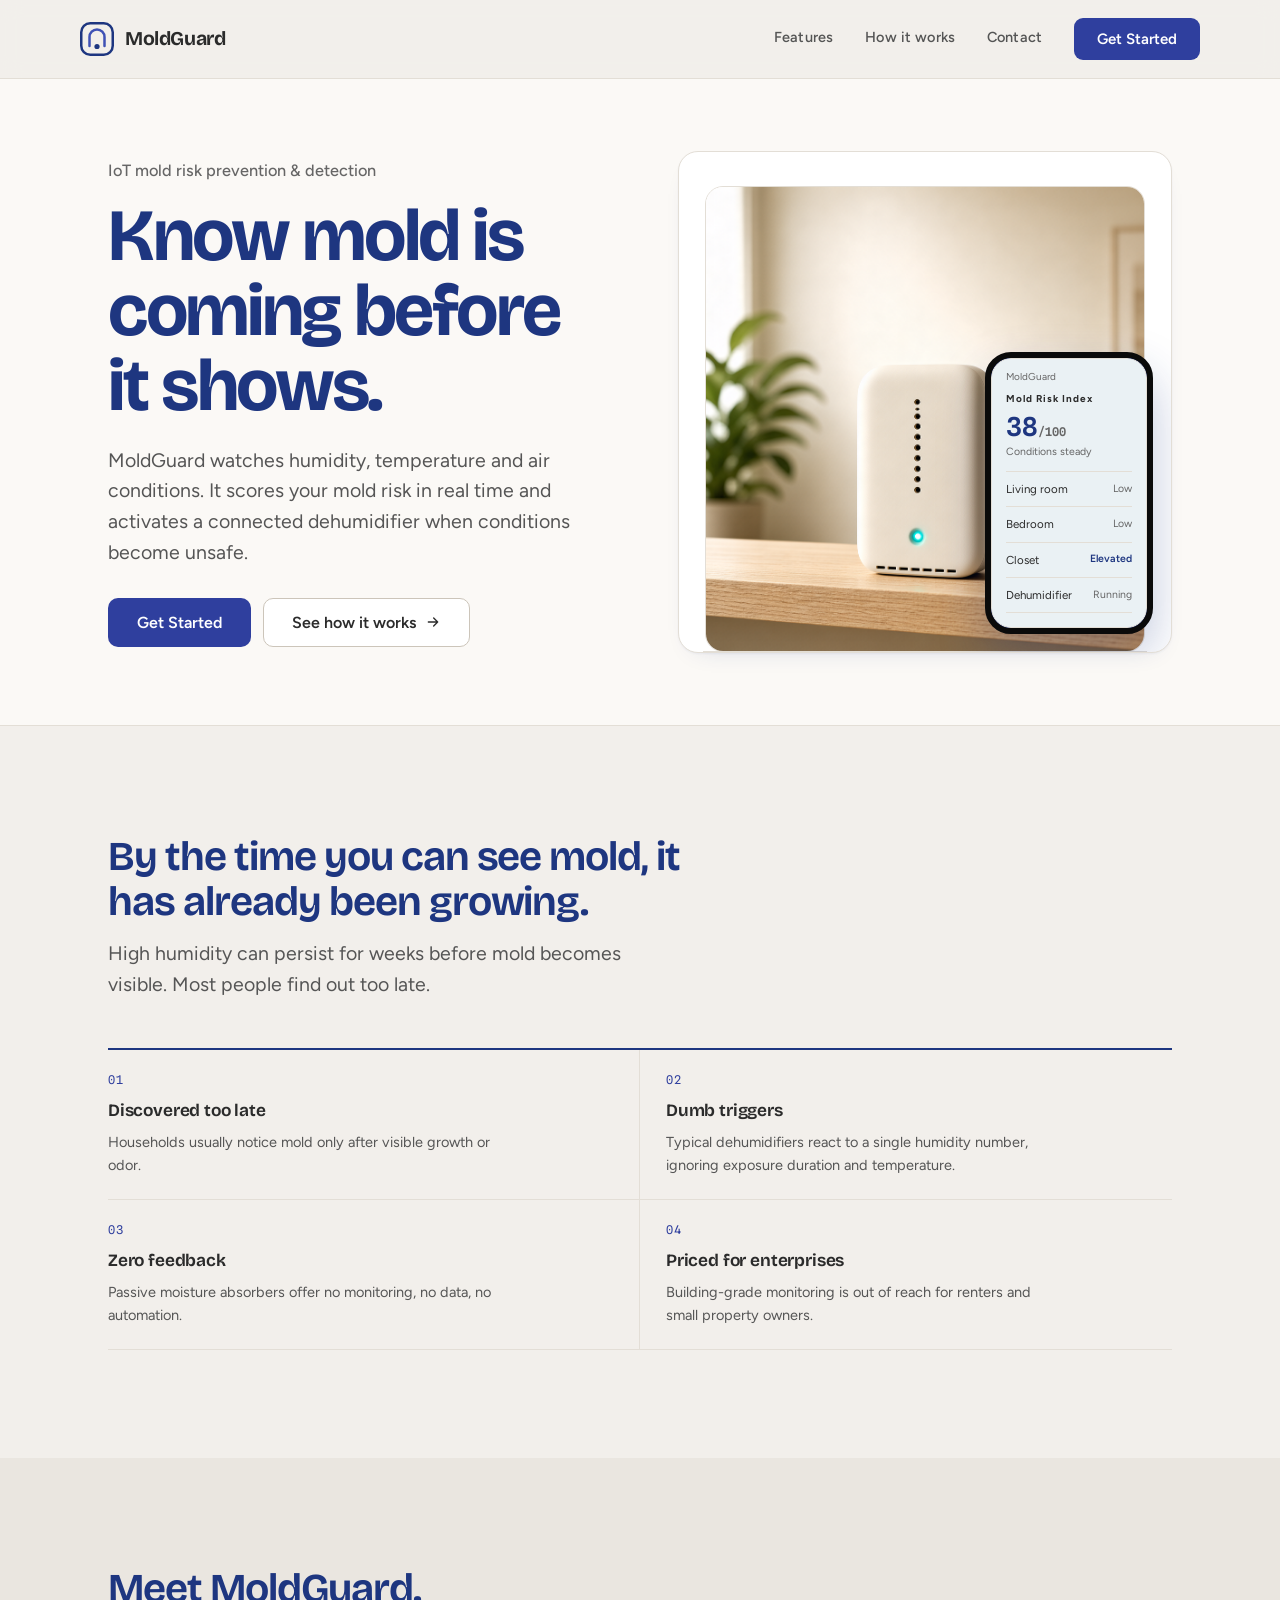
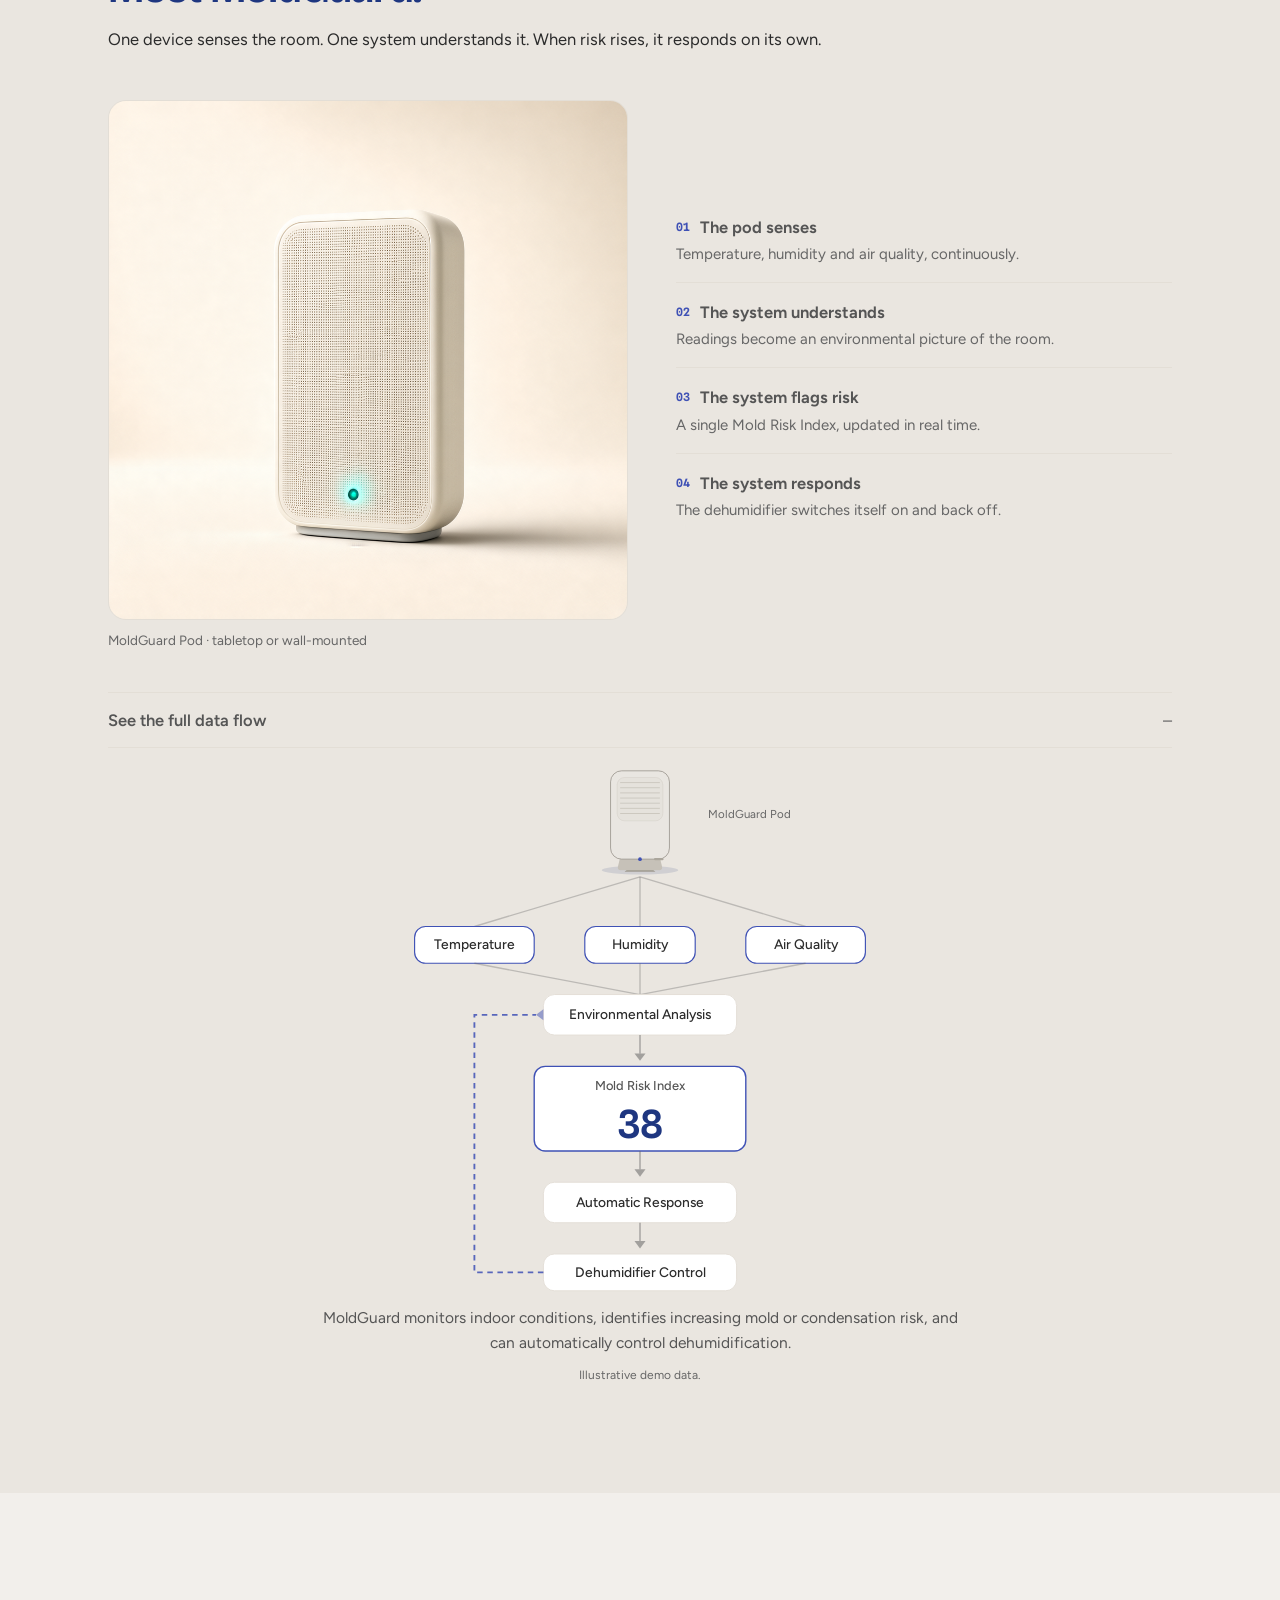
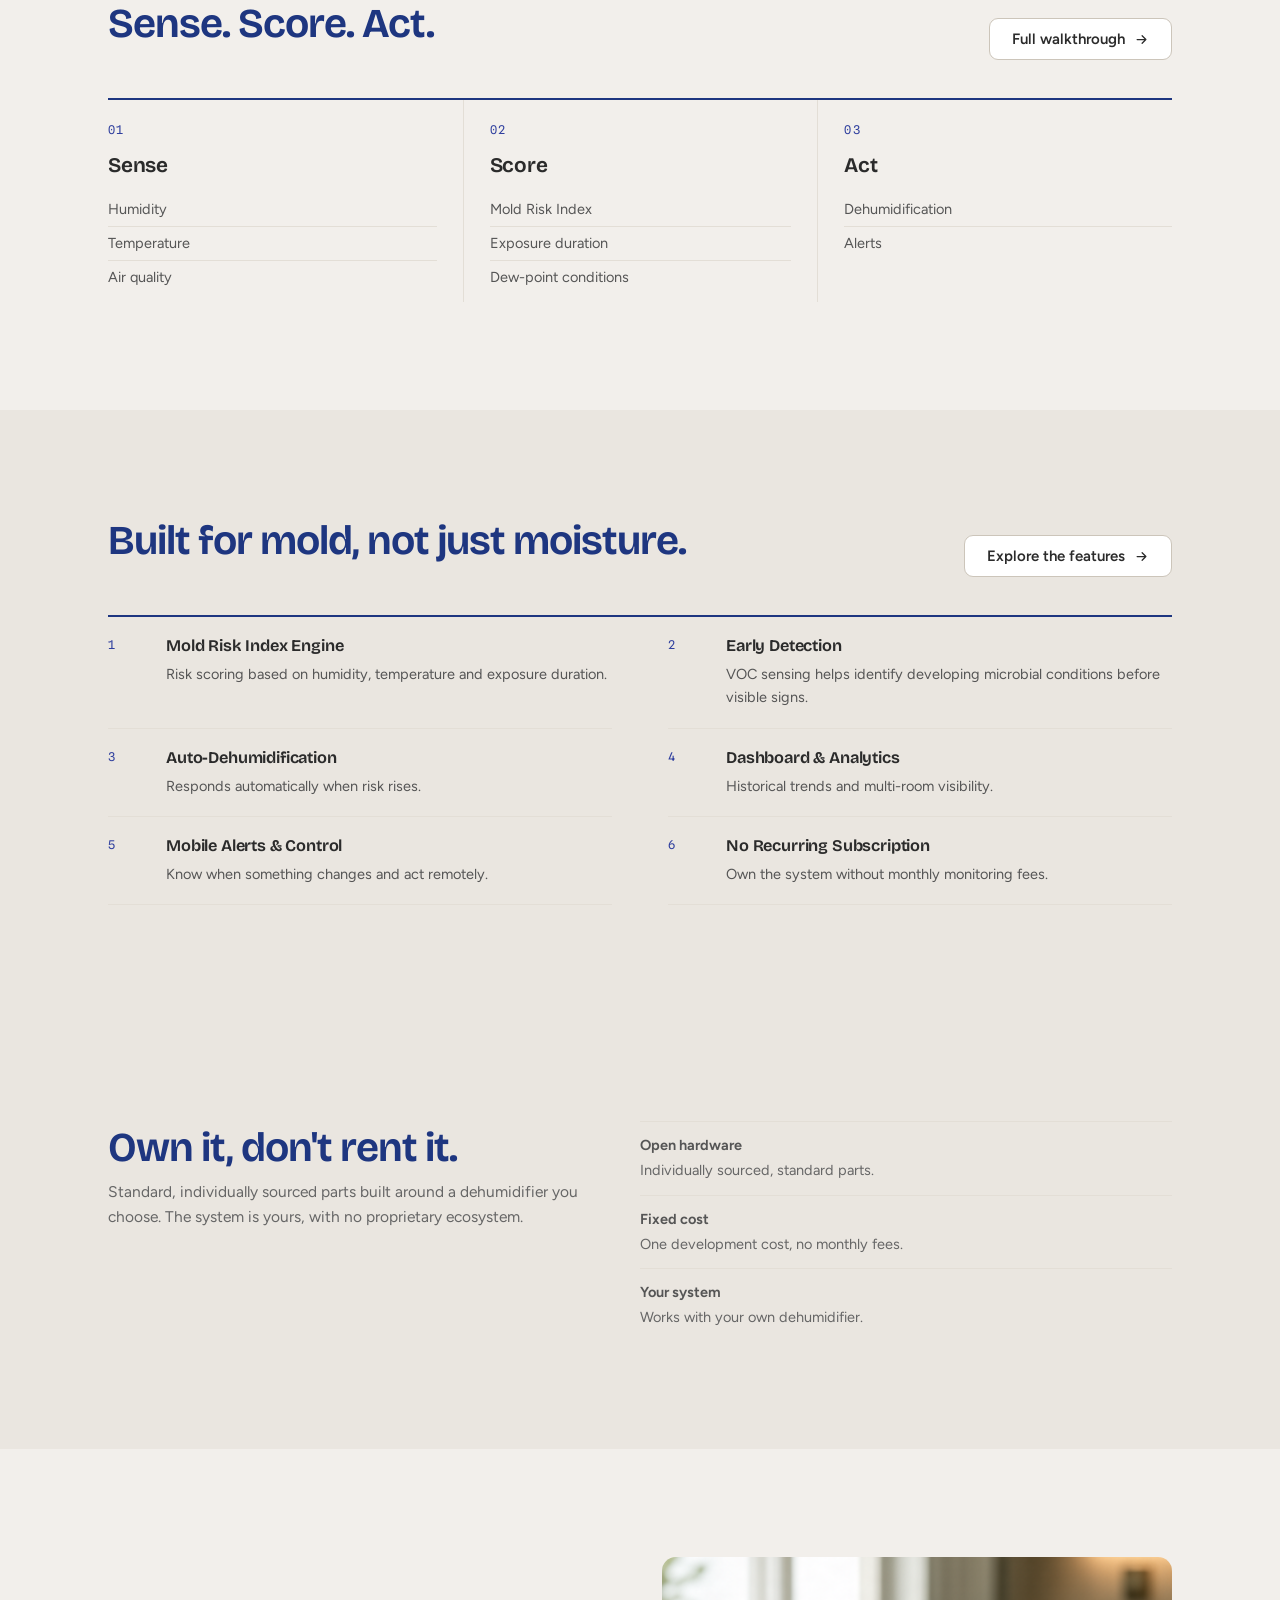
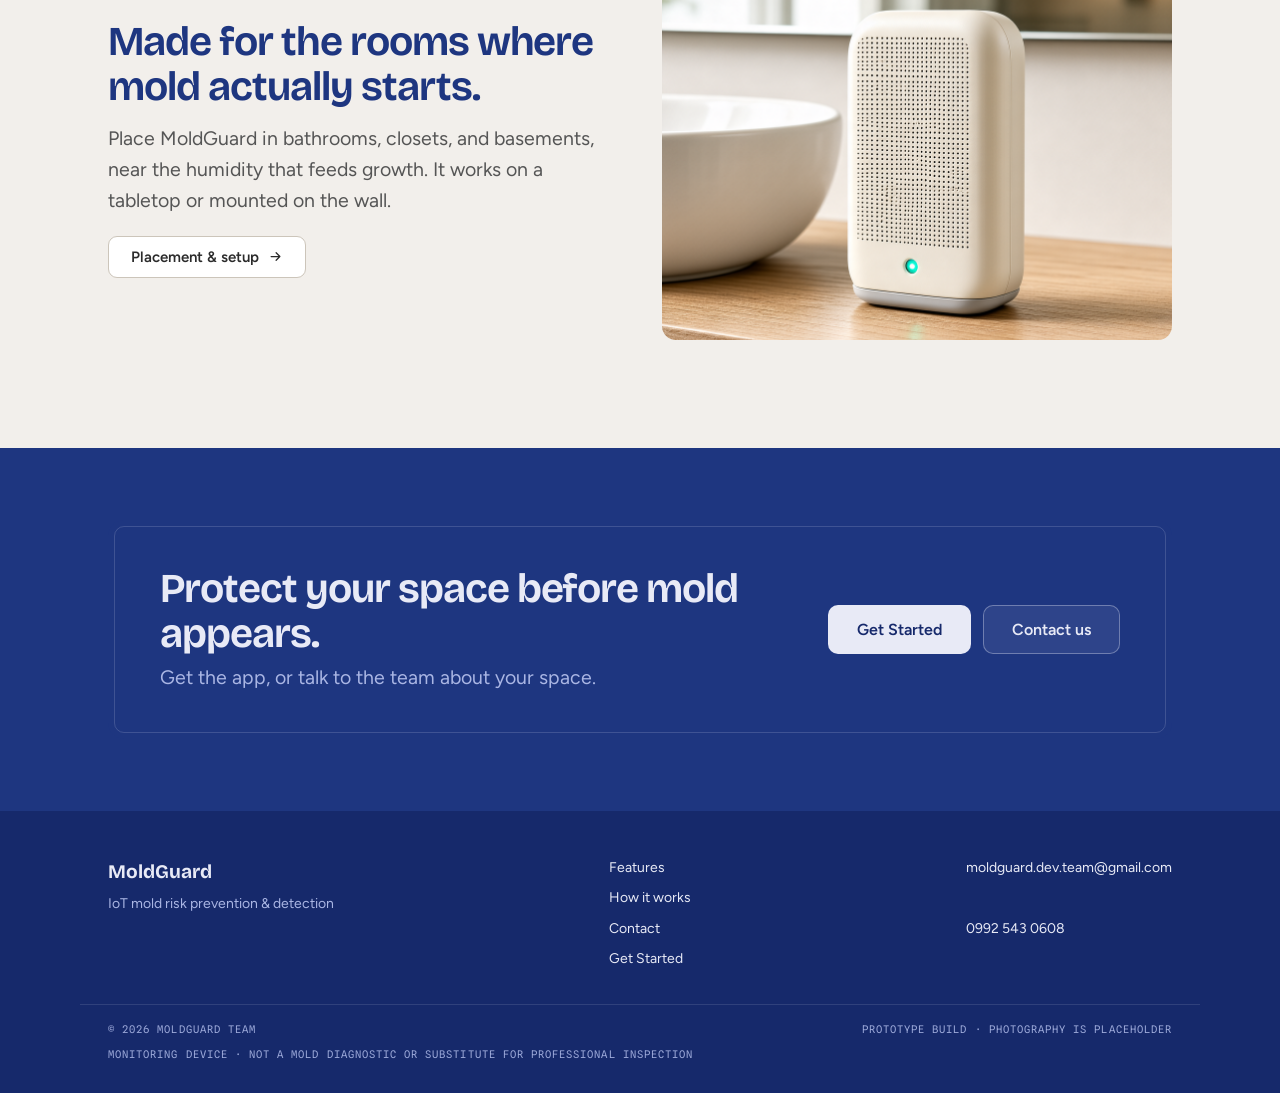
<file: index.html>
<!DOCTYPE html>
<html lang="en">
<head>
  <meta http-equiv="Cache-Control" content="no-cache, no-store, must-revalidate">
<meta charset="utf-8">
<meta name="viewport" content="width=device-width, initial-scale=1">
<link rel="icon" type="image/svg+xml" href="assets/favicon.svg">
<meta name="description" content="MoldGuard senses humidity, temperature, and air conditions, scores your mold risk in real time, and activates a connected dehumidifier when conditions become unsafe.">
<link rel="canonical" href="https://attilahuns288452.github.io/moldguard-promo-site/">
<meta property="og:type" content="website">
<meta property="og:site_name" content="MoldGuard">
<meta property="og:title" content="MoldGuard · Know mold is coming before it shows">
<meta property="og:description" content="MoldGuard senses humidity, temperature, and air conditions, scores your mold risk in real time, and activates a connected dehumidifier when conditions become unsafe.">
<meta property="og:url" content="https://attilahuns288452.github.io/moldguard-promo-site/">
<meta property="og:image" content="https://attilahuns288452.github.io/moldguard-promo-site/assets/og-card.png">
<meta property="og:image:width" content="1200">
<meta property="og:image:height" content="630">
<meta property="og:image:alt" content="MoldGuard · Know mold is coming before it shows">
<meta name="twitter:card" content="summary_large_image">
<meta name="twitter:title" content="MoldGuard · Know mold is coming before it shows">
<meta name="twitter:description" content="MoldGuard senses humidity, temperature, and air conditions, scores your mold risk in real time, and activates a connected dehumidifier when conditions become unsafe.">
<meta name="twitter:image" content="https://attilahuns288452.github.io/moldguard-promo-site/assets/og-card.png">

<title>MoldGuard · Know mold is coming before it shows</title>
<link rel="preconnect" href="https://fonts.googleapis.com">
<link rel="preconnect" href="https://fonts.gstatic.com" crossorigin>
<link href="https://fonts.googleapis.com/css2?family=Bricolage+Grotesque:opsz,wght@12..96,500;12..96,650;12..96,700&family=Figtree:wght@400;500;600;700&family=Spline+Sans+Mono:wght@450;600&display=swap" rel="stylesheet">
<link rel="stylesheet" href="site.css?v=7">
</head>
<body class="page-index">
<a class="skip" href="#main">Skip to content</a>

<header class="site-head">
  <nav class="site-nav page" aria-label="Main">
    <a class="logo" href="index.html" aria-label="MoldGuard home">
      <svg class="logo-mark" viewBox="0 0 34 34" fill="none" aria-hidden="true">
        <rect x="1.25" y="1.25" width="31.5" height="31.5" rx="9" stroke="#1E3680" stroke-width="2.5"/>
        <path d="M9.5 24 V15 a7.5 7.5 0 0 1 15 0 V24" stroke="#3F51B5" stroke-width="2.5" stroke-linecap="round"/>
        <circle cx="17" cy="24.5" r="2.6" fill="#1E3680"/>
      </svg>
      <span class="logo-word">MoldGuard</span>
    </a>
    <div class="navlinks">
      <a href="features.html">Features</a>
      <a href="how-it-works.html">How it works</a>
      <a href="contact.html">Contact</a>
    </div>
    <a class="btn btn-primary" href="download.html">Get Started</a>
  </nav>
</header>
<main id="main">

<!-- 1 ================= HERO (light editorial) ================= -->
<section class="section-tight section-hero">
  <div class="page hero-grid hero-grid--device">
    <div>
      <p class="hero-cat">IoT mold risk prevention &amp; detection</p>
      <h1>Know mold is coming before it&nbsp;shows.</h1>
      <p class="lede" style="margin-top:20px;">
        MoldGuard watches humidity, temperature and air conditions. It scores your
        mold risk in real time and activates a connected dehumidifier when conditions
        become unsafe.</p>
      <div style="display:flex; flex-wrap:wrap; gap:12px; margin-top:30px;">
        <a class="btn btn-primary btn-lg" href="download.html">Get Started</a>
        <a class="btn btn-ghost btn-lg" href="how-it-works.html">See how it works
          <svg width="16" height="16" viewBox="0 0 24 24" fill="none" aria-hidden="true"><path d="M5 12h14m-6-6 6 6-6 6" stroke="currentColor" stroke-width="2" stroke-linecap="round" stroke-linejoin="round"/></svg></a>
      </div>
    </div>

    <div>
      <div class="showcase">
        <!-- MoldGuard Pod: generated product render (SenseNova; product photography placeholder for real photos) -->
        <img class="pod-hero" src="assets/pod-hero.png" alt="MoldGuard Pod, a compact matte-white environmental monitor with a status light, on a wooden shelf in a bright living room" width="1024" height="1024">

        <!-- Phone mock: clean app screen (name, risk index, status, room list) -->
<!-- Phone mock: clean app screen (name, risk index, status, room list) -->
        <div class="showcase-phone">
          <div class="phone-ui">
            <div class="p-top"><span>MoldGuard</span></div>
            <div class="p-body">
              <span class="p-risk">Mold Risk Index</span>
              <div style="font-family:var(--font-mono); font-size:26px; font-weight:600; color:var(--deep); line-height:1.1; margin:4px 0 2px;">38<span style="font-size:12px; color:var(--ink-3);">/100</span></div>
              <div class="p-cap">Conditions steady</div>
              <div class="p-rooms">
                <div class="p-room"><span>Living room</span><i class="p-state">Low</i></div>
                <div class="p-room"><span>Bedroom</span><i class="p-state">Low</i></div>
                <div class="p-room"><span>Closet</span><i class="p-state p-elev">Elevated</i></div>
                <div class="p-room"><span>Dehumidifier</span><i class="p-state p-ok">Running</i></div>
              </div>
            </div>
          </div>
        </div>
      </div>
    </div>
  </div>
</section>

<!-- 2 ================= PROBLEM (editorial numbered list) ================= -->
<section class="section">
  <div class="page">
    <div class="section-head">
      <h2>By the time you can see mold, it has already been growing.</h2>
      <p class="lede">High humidity can persist for weeks before mold becomes visible. Most people find out too late.</p>
    </div>
    <div class="problist">
      <div class="prob">
        <span class="num">01</span>
        <h3>Discovered too late</h3>
        <p>Households usually notice mold only after visible growth or odor.</p>
      </div>
      <div class="prob">
        <span class="num">02</span>
        <h3>Dumb triggers</h3>
        <p>Typical dehumidifiers react to a single humidity number, ignoring exposure duration and temperature.</p>
      </div>
      <div class="prob">
        <span class="num">03</span>
        <h3>Zero feedback</h3>
        <p>Passive moisture absorbers offer no monitoring, no data, no automation.</p>
      </div>
      <div class="prob">
        <span class="num">04</span>
        <h3>Priced for enterprises</h3>
        <p>Building-grade monitoring is out of reach for renters and small property owners.</p>
      </div>
    </div>
  </div>
</section>

<!-- 3 ================= SOLUTION: product flow diagram ================= -->
<section class="section section-alt">
  <div class="page">
    <div class="section-head">
      <h2>Meet MoldGuard.</h2>
      <p>One device senses the room. One system understands it. When risk rises, it responds on its own.</p>
    </div>

    <div class="meet-wrap">
      <figure class="meet-stage">
        <img src="assets/pod-meet.png" alt="MoldGuard Pod, studio product view" width="1024" height="1024">
        <figcaption>MoldGuard Pod &middot; tabletop or wall-mounted</figcaption>
      </figure>

      <ol class="meet-stages" role="list">
        <li><span><em>01</em>The pod senses</span>Temperature, humidity and air quality, continuously.</li>
        <li><span><em>02</em>The system understands</span>Readings become an environmental picture of the room.</li>
        <li><span><em>03</em>The system flags risk</span>A single Mold Risk Index, updated in real time.</li>
        <li><span><em>04</em>The system responds</span>The dehumidifier switches itself on and back off.</li>
      </ol>
    </div>

    <details class="flow-detail" open>
      <summary>See the full data flow</summary>
      <div class="flow-wrap">
        <svg class="flow-svg" viewBox="0 0 1000 600" role="img"
           aria-label="Product flow diagram. The MoldGuard pod senses room temperature, humidity and air quality. Environmental analysis produces a Mold Risk Index of 38. An automatic response controls the dehumidifier, and the result feeds back into analysis.">
        <!-- Pod (reused authored artwork) -->
        <svg x="440" y="4" width="120" height="136" viewBox="0 0 300 340" fill="none" aria-hidden="true">
          <ellipse cx="150" cy="322" rx="104" ry="12" fill="#16296B" opacity=".12"/>
          <path d="M118 318 h64 l10 8 h-84 z" fill="#9F9A90"/>
          <path d="M96 322 q-8 -1 -6 -9 l8 -34 h104 l8 34 q2 8 -6 9 z" fill="#C6C1B8"/>
          <rect x="70" y="52" width="160" height="240" rx="30" fill="#E9E6E1" stroke="#918C83" stroke-width="2"/>
          <rect x="88" y="70" width="124" height="118" rx="20" fill="#E5E2DC" stroke="#CBC6BE"/>
          <g stroke="#B5B0A6" stroke-width="1.4">
            <path d="M96 84 h108M96 98 h108M96 112 h108M96 126 h108M96 140 h108M96 154 h108M96 168 h108"/>
          </g>
          <circle cx="150" cy="292" r="5" fill="#3F51B5"/>
          <rect x="188" y="289" width="26" height="6" rx="3" fill="#ABA69C"/>
        </svg>
        <text x="574" y="76" font-family="Figtree, sans-serif" font-size="12.5" fill="#666666">MoldGuard Pod</text>

        <!-- Pod to sensor fan -->
        <g stroke="#666666" stroke-opacity=".35" stroke-width="1.5" fill="none">
          <path d="M500 140 L320 194"/>
          <path d="M500 140 L500 194"/>
          <path d="M500 140 L680 194"/>
        </g>

        <!-- Sensor nodes -->
        <g font-family="Figtree, sans-serif" font-size="15" font-weight="500" fill="#2B2B2B" text-anchor="middle">
          <rect x="255" y="194" width="130" height="40" rx="12" fill="#FFFFFF" stroke="#3F51B5" stroke-width="1.25"/>
          <rect x="440" y="194" width="120" height="40" rx="12" fill="#FFFFFF" stroke="#3F51B5" stroke-width="1.25"/>
          <rect x="615" y="194" width="130" height="40" rx="12" fill="#FFFFFF" stroke="#3F51B5" stroke-width="1.25"/>
          <text x="320" y="219">Temperature</text>
          <text x="500" y="219">Humidity</text>
          <text x="680" y="219">Air Quality</text>
        </g>

        <!-- Sensors converge to analysis -->
        <g stroke="#666666" stroke-opacity=".35" stroke-width="1.5" fill="none">
          <path d="M320 234 L500 268"/>
          <path d="M500 234 L500 268"/>
          <path d="M680 234 L500 268"/>
        </g>

        <!-- Environmental Analysis -->
        <rect x="395" y="268" width="210" height="44" rx="12" fill="#FFFFFF" stroke="#E3DED6" stroke-width="1"/>
        <text x="500" y="295" font-family="Figtree, sans-serif" font-size="15" font-weight="500" fill="#2B2B2B" text-anchor="middle">Environmental Analysis</text>

        <!-- Analysis to Risk -->
        <path d="M500 312 L500 332" stroke="#666666" stroke-opacity=".55" stroke-width="1.5"/>
        <polygon points="494,332 506,332 500,340" fill="#666666" fill-opacity=".55"/>

        <!-- Mold Risk Index (anchor node) -->
        <rect x="385" y="346" width="230" height="92" rx="12" fill="#FFFFFF" stroke="#3F51B5" stroke-width="1.5"/>
        <text x="500" y="372" font-family="Figtree, sans-serif" font-size="14" font-weight="500" fill="#555555" text-anchor="middle">Mold Risk Index</text>
        <text x="500" y="424" font-family="'Spline Sans Mono', monospace" font-size="42" font-weight="600" fill="#1E3680" text-anchor="middle">38</text>

        <!-- Risk to Response -->
        <path d="M500 438 L500 458" stroke="#666666" stroke-opacity=".55" stroke-width="1.5"/>
        <polygon points="494,458 506,458 500,466" fill="#666666" fill-opacity=".55"/>

        <!-- Automatic Response -->
        <rect x="395" y="472" width="210" height="44" rx="12" fill="#FFFFFF" stroke="#E3DED6" stroke-width="1"/>
        <text x="500" y="499" font-family="Figtree, sans-serif" font-size="15" font-weight="500" fill="#2B2B2B" text-anchor="middle">Automatic Response</text>

        <!-- Response to Dehumidifier -->
        <path d="M500 516 L500 536" stroke="#666666" stroke-opacity=".55" stroke-width="1.5"/>
        <polygon points="494,536 506,536 500,544" fill="#666666" fill-opacity=".55"/>

        <!-- Dehumidifier Control -->
        <rect x="395" y="550" width="210" height="40" rx="12" fill="#FFFFFF" stroke="#E3DED6" stroke-width="1"/>
        <text x="500" y="575" font-family="Figtree, sans-serif" font-size="15" font-weight="500" fill="#2B2B2B" text-anchor="middle">Dehumidifier Control</text>

        <!-- Closed-loop return (dashed) -->
        <path d="M395 570 H320 V290 H387" stroke="#3F51B5" stroke-opacity=".85" stroke-width="2" stroke-dasharray="6 5" fill="none"/>
        <polygon points="395,284 395,296 387,290" fill="#3F51B5" fill-opacity=".5"/>
      </svg>
        <p class="flow-lede">MoldGuard monitors indoor conditions, identifies increasing mold or condensation risk, and can automatically control dehumidification.</p>
        <p class="flow-note">Illustrative demo data.</p>
      </div>
    </details>
  </div>
</section>
<section class="section">
  <div class="page">
    <div style="display:flex; flex-wrap:wrap; gap:18px; align-items:flex-end; justify-content:space-between;">
      <div class="section-head" style="margin-bottom:0;">
        <h2>Sense. Score. Act.</h2>
      </div>
      <a class="btn btn-ghost" href="how-it-works.html">Full walkthrough
        <svg width="15" height="15" viewBox="0 0 24 24" fill="none" aria-hidden="true"><path d="M5 12h14m-6-6 6 6-6 6" stroke="currentColor" stroke-width="2" stroke-linecap="round" stroke-linejoin="round"/></svg></a>
    </div>
    <div class="steps3" style="margin-top:38px;">
      <div class="step">
        <span class="num">01</span>
        <h3>Sense</h3>
        <ul>
          <li>Humidity</li>
          <li>Temperature</li>
          <li>Air quality</li>
        </ul>
      </div>
      <div class="step">
        <span class="num">02</span>
        <h3>Score</h3>
        <ul>
          <li>Mold Risk Index</li>
          <li>Exposure duration</li>
          <li>Dew-point conditions</li>
        </ul>
      </div>
      <div class="step">
        <span class="num">03</span>
        <h3>Act</h3>
        <ul>
          <li>Dehumidification</li>
          <li>Alerts</li>
        </ul>
      </div>
    </div>
  </div>
</section>

<!-- 5 ================= FEATURES (editorial two-column list) ================= -->
<section class="section section-alt">
  <div class="page">
    <div style="display:flex; flex-wrap:wrap; gap:18px; align-items:flex-end; justify-content:space-between;">
      <div class="section-head" style="margin-bottom:0;">
        <h2>Built for mold, not just moisture.</h2>
      </div>
      <a class="btn btn-ghost" href="features.html">Explore the features
        <svg width="15" height="15" viewBox="0 0 24 24" fill="none" aria-hidden="true"><path d="M5 12h14m-6-6 6 6-6 6" stroke="currentColor" stroke-width="2" stroke-linecap="round" stroke-linejoin="round"/></svg></a>
    </div>
    <div class="featlist" style="margin-top:38px;">
      <div class="feat">
        <span class="num">1</span>
        <div>
          <h3>Mold Risk Index Engine</h3>
          <p>Risk scoring based on humidity, temperature and exposure duration.</p>
        </div>
      </div>
      <div class="feat">
        <span class="num">2</span>
        <div>
          <h3>Early Detection</h3>
          <p>VOC sensing helps identify developing microbial conditions before visible signs.</p>
        </div>
      </div>
      <div class="feat">
        <span class="num">3</span>
        <div>
          <h3>Auto-Dehumidification</h3>
          <p>Responds automatically when risk rises.</p>
        </div>
      </div>
      <div class="feat">
        <span class="num">4</span>
        <div>
          <h3>Dashboard &amp; Analytics</h3>
          <p>Historical trends and multi-room visibility.</p>
        </div>
      </div>
      <div class="feat">
        <span class="num">5</span>
        <div>
          <h3>Mobile Alerts &amp; Control</h3>
          <p>Know when something changes and act remotely.</p>
        </div>
      </div>
      <div class="feat">
        <span class="num">6</span>
        <div>
          <h3>No Recurring Subscription</h3>
          <p>Own the system without monthly monitoring fees.</p>
        </div>
      </div>
    </div>
  </div>
</section>

<!-- 6 ================= OWN IT (plain band) ================= -->
<section class="section section-alt">
  <div class="page ownit">
    <div class="ownit-copy">
      <h2>Own it, don't rent it.</h2>
      <p>Standard, individually sourced parts built around a dehumidifier you choose. The system is yours, with no proprietary ecosystem.</p>
    </div>
    <ul class="ownit-points" role="list">
      <li><strong>Open hardware</strong>Individually sourced, standard parts.</li>
      <li><strong>Fixed cost</strong>One development cost, no monthly fees.</li>
      <li><strong>Your system</strong>Works with your own dehumidifier.</li>
    </ul>
  </div>
</section>
<section class="section">
  <div class="page stepgrid">
    <div>
      <h2>Made for the rooms where mold actually starts.</h2>
      <p class="lede" style="margin-top:8px;">
        Place MoldGuard in bathrooms, closets, and basements, near the humidity that
        feeds growth. It works on a tabletop or mounted on the wall.</p>
      <a class="btn btn-ghost" href="how-it-works.html" style="margin-top:20px;">Placement &amp; setup
        <svg width="15" height="15" viewBox="0 0 24 24" fill="none" aria-hidden="true"><path d="M5 12h14m-6-6 6 6-6 6" stroke="currentColor" stroke-width="2" stroke-linecap="round" stroke-linejoin="round"/></svg></a>
    </div>
    <div class="photo ph-4x3 plain-photo">
      <img src="assets/pod-bath.png" alt="MoldGuard Pod on a bathroom vanity, monitoring humidity near the shower" width="1024" height="1024">
    </div>
  </div>
</section>

<!-- 8 ================= FINAL CTA (navy band) ================= -->
<section class="section-alt section-alt--navy" style="padding-top:72px; padding-bottom:72px;">
  <div class="page">
    <div class="cta-band">
      <div>
        <h2>Protect your space before mold appears.</h2>
        <p class="lede" style="margin-top:6px;">Get the app, or talk to the team about your space.</p>
      </div>
      <div style="display:flex; flex-wrap:wrap; gap:12px;">
        <a class="btn btn-light btn-lg" href="download.html">Get Started</a>
        <a class="btn btn-ghost-dark btn-lg" href="contact.html">Contact us</a>
      </div>
    </div>
  </div>
</section>

</main>
<footer class="site-foot">
  <div class="page cols">
    <div style="max-width:280px;">
      <span class="brand">MoldGuard</span>
      <p style="font-size:14px; margin-top:6px;">IoT mold risk prevention &amp; detection</p>
    </div>
    <div style="display:grid; gap:8px; font-size:14px;">
      <a href="features.html">Features</a>
      <a href="how-it-works.html">How it works</a>
      <a href="contact.html">Contact</a>
      <a href="download.html">Get Started</a>
    </div>
    <div style="display:grid; gap:8px; font-size:14px;">
      <a href="mailto:moldguard.dev.team@gmail.com">moldguard.dev.team@gmail.com</a>
      <a href="tel:+639925430608">0992 543 0608</a>
    </div>
  </div>
  <div class="page fine">
    <span>© 2026 MoldGuard Team</span>
    <span>Prototype build · photography is placeholder</span>
    <span>Monitoring device · not a mold diagnostic or substitute for professional inspection</span>
  </div>
</footer>
</body>
</html>
</file>
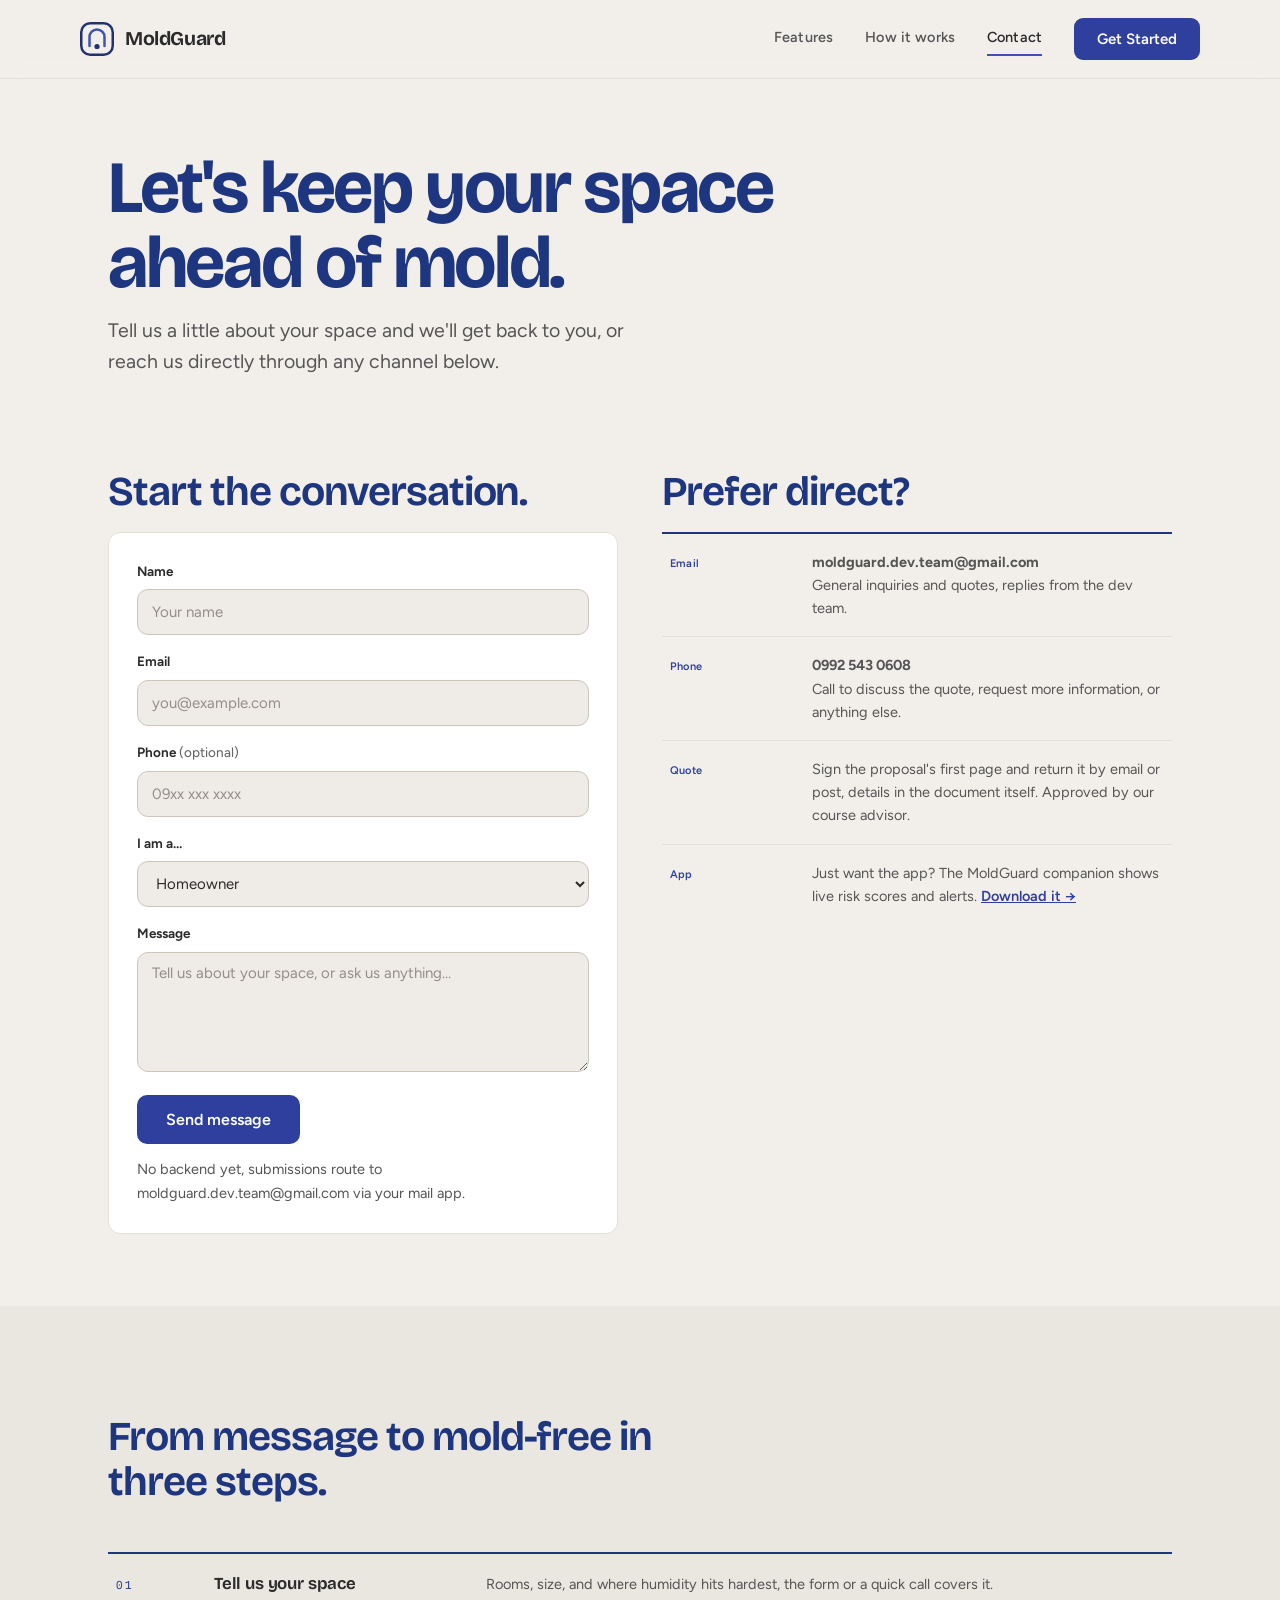
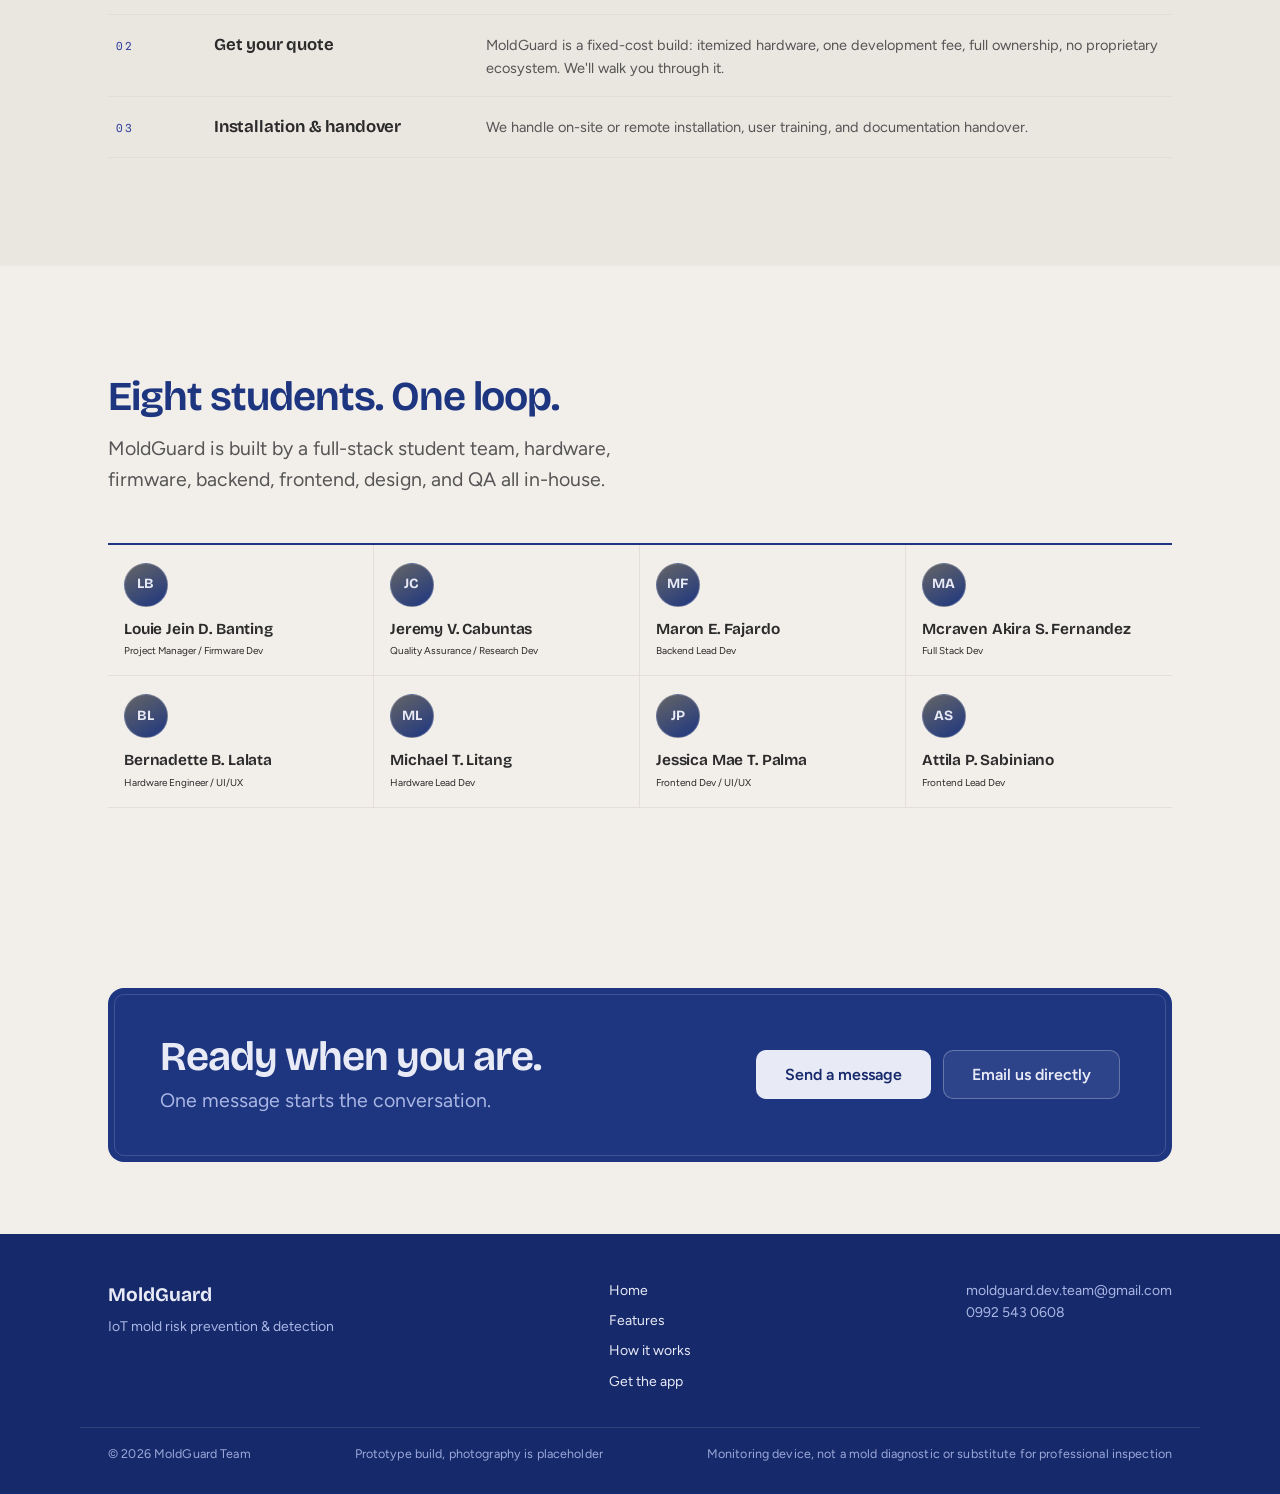
<file: contact.html>
<!DOCTYPE html>
<html lang="en">
<head>
  <meta http-equiv="Cache-Control" content="no-cache, no-store, must-revalidate">
<meta charset="utf-8">
<meta name="viewport" content="width=device-width, initial-scale=1">
<link rel="icon" type="image/svg+xml" href="assets/favicon.svg">
<meta name="description" content="Talk to the MoldGuard team about your space, get a fixed-fee quote, installation, and training.">
<link rel="canonical" href="https://attilahuns288452.github.io/moldguard-promo-site/contact.html">
<meta property="og:type" content="website">
<meta property="og:site_name" content="MoldGuard">
<meta property="og:title" content="MoldGuard · Contact / Get started">
<meta property="og:description" content="Talk to the MoldGuard team about your space, get a fixed-fee quote, installation, and training.">
<meta property="og:url" content="https://attilahuns288452.github.io/moldguard-promo-site/contact.html">
<meta property="og:image" content="https://attilahuns288452.github.io/moldguard-promo-site/assets/og-card.png">
<meta property="og:image:width" content="1200">
<meta property="og:image:height" content="630">
<meta property="og:image:alt" content="MoldGuard — Know mold is coming before it shows">
<meta name="twitter:card" content="summary_large_image">
<meta name="twitter:title" content="MoldGuard · Contact / Get started">
<meta name="twitter:description" content="Talk to the MoldGuard team about your space, get a fixed-fee quote, installation, and training.">
<meta name="twitter:image" content="https://attilahuns288452.github.io/moldguard-promo-site/assets/og-card.png">

<title>MoldGuard · Contact / Get started</title>
<link rel="preconnect" href="https://fonts.googleapis.com">
<link rel="preconnect" href="https://fonts.gstatic.com" crossorigin>
<link href="https://fonts.googleapis.com/css2?family=Bricolage+Grotesque:opsz,wght@12..96,500;12..96,650;12..96,700&family=Figtree:wght@400;500;600;700&family=Spline+Sans+Mono:wght@450;600&display=swap" rel="stylesheet">
<link rel="stylesheet" href="site.css?v=7">
</head>
<body>
<a class="skip" href="#main">Skip to content</a>
<!-- impeccable direction contract (seed c4ef9450, persuade), same world as index.html: see index for the full five blocks. THESIS: the desk at the station, form and channels as instrument cards in the icy world; seed key c4ef9450.
FINISH: unreviewed and undocumented is unfinished; this build ends with the finish review, the verdict, and DESIGN.md. -->


<header class="site-head">
  <nav class="site-nav page" aria-label="Main">
    <a class="logo" href="index.html" aria-label="MoldGuard home">
      <svg class="logo-mark" viewBox="0 0 34 34" fill="none" aria-hidden="true">
        <rect x="1.25" y="1.25" width="31.5" height="31.5" rx="9" stroke="#223172" stroke-width="2.5"/>
        <path d="M9.5 24 V15 a7.5 7.5 0 0 1 15 0 V24" stroke="#3F51B5" stroke-width="2.5" stroke-linecap="round"/>
        <circle cx="17" cy="24.5" r="2.6" fill="#223172"/>
      </svg>
      <span class="logo-word">MoldGuard</span>
    </a>
    <div class="navlinks">
      <a href="features.html">Features</a>
      <a href="how-it-works.html">How it works</a>
      <a href="contact.html" aria-current="page">Contact</a>
    </div>
    <a class="btn btn-primary" href="download.html">Get Started</a>
  </nav>
</header>
<main id="main">

<!-- ================= PAGE HERO ================= -->
<section class="section-tight" style="padding-bottom:20px;">
  <div class="page">
    <h1>Let's keep your space ahead of&nbsp;mold.</h1>
    <p class="lede" style="margin-top:14px;">
      Tell us a little about your space and we'll get back to you, or reach us directly
      through any channel below.</p>
  </div>
</section>

<!-- ================= GET STARTED / LEAD FORM ================= -->
<section class="section-tight" id="get-started">
  <div class="page grid grid-2" style="gap:44px; align-items:start;">
    <div>
      <h2>Start the conversation.</h2>
      <form class="card form-card" style="margin-top:18px;" action="mailto:moldguard.dev.team@gmail.com" method="post" enctype="text/plain">
        <div class="field">
          <label for="f-name">Name</label>
          <input id="f-name" name="name" type="text" autocomplete="name" placeholder="Your name" required>
        </div>
        <div class="field">
          <label for="f-email">Email</label>
          <input id="f-email" name="email" type="email" autocomplete="email" placeholder="you@example.com" required>
        </div>
        <div class="field">
          <label for="f-phone">Phone <span class="opt">(optional)</span></label>
          <input id="f-phone" name="phone" type="tel" autocomplete="tel" placeholder="09xx xxx xxxx">
        </div>
        <div class="field">
          <label for="f-role">I am a…</label>
          <select id="f-role" name="role">
            <option>Homeowner</option>
            <option>Renter</option>
            <option>Property manager</option>
            <option>Other</option>
          </select>
        </div>
        <div class="field">
          <label for="f-msg">Message</label>
          <textarea id="f-msg" name="message" placeholder="Tell us about your space, or ask us anything…"></textarea>
        </div>
        <button class="btn btn-primary btn-lg" type="submit">Send message</button>
        <p class="form-note">No backend yet, submissions route to
        moldguard.dev.team@gmail.com via your mail app.</p>
      </form>
    </div>

    <div>
      <h2>Prefer direct?</h2>
      <div class="rows" style="margin-top:18px;">
        <div class="row" style="grid-template-columns:120px 1fr;">
          <span class="idx" style="font-family:var(--font-text); text-transform:none; letter-spacing:.02em; font-weight:600;">Email</span>
          <div><p><strong style="overflow-wrap:anywhere;">moldguard.dev.team@gmail.com</strong><br>
          General inquiries and quotes, replies from the dev team.</p></div>
        </div>
        <div class="row" style="grid-template-columns:120px 1fr;">
          <span class="idx" style="font-family:var(--font-text); text-transform:none; letter-spacing:.02em; font-weight:600;">Phone</span>
          <div><p><strong>0992 543 0608</strong><br>
          Call to discuss the quote, request more information, or anything else.</p></div>
        </div>
        <div class="row" style="grid-template-columns:120px 1fr;">
          <span class="idx" style="font-family:var(--font-text); text-transform:none; letter-spacing:.02em; font-weight:600;">Quote</span>
          <div><p>Sign the proposal's first page and return it by email or post, details in
          the document itself. Approved by our course advisor.</p></div>
        </div>
        <div class="row" style="grid-template-columns:120px 1fr; border-bottom:none;">
          <span class="idx" style="font-family:var(--font-text); text-transform:none; letter-spacing:.02em; font-weight:600;">App</span>
          <div><p>Just want the app? The MoldGuard companion shows live risk scores and alerts.
          <a href="download.html" style="color:var(--accent-ink); font-weight:600;">Download it →</a></p></div>
        </div>
      </div>
    </div>
  </div>
</section>

<!-- ================= WHAT HAPPENS NEXT ================= -->
<section class="section section-alt">
  <div class="page">
    <div class="section-head">
      <h2>From message to mold-free in three steps.</h2>
    </div>
    <div class="rows">
      <div class="row"><span class="idx">01</span><h3>Tell us your space</h3><p>Rooms, size, and where humidity hits hardest, the form or a quick call covers it.</p></div>
      <div class="row"><span class="idx">02</span><h3>Get your quote</h3><p>MoldGuard is a fixed-cost build: itemized hardware, one development fee, full ownership, no proprietary ecosystem. We'll walk you through it.</p></div>
      <div class="row"><span class="idx">03</span><h3>Installation &amp; handover</h3><p>We handle on-site or remote installation, user training, and documentation handover.</p></div>
    </div>
  </div>
</section>

<!-- ================= THE TEAM ================= -->
<section class="section">
  <div class="page">
    <div class="section-head">
      <h2>Eight students. One loop.</h2>
      <p class="lede">MoldGuard is built by a full-stack student team, hardware, firmware,
      backend, frontend, design, and QA all in-house.</p>
    </div>
    <div class="roster">
      <div><div class="avatar">LB</div><h3>Louie Jein D. Banting</h3><p class="role">Project Manager / Firmware Dev</p></div>
      <div><div class="avatar">JC</div><h3>Jeremy V. Cabuntas</h3><p class="role">Quality Assurance / Research Dev</p></div>
      <div><div class="avatar">MF</div><h3>Maron E. Fajardo</h3><p class="role">Backend Lead Dev</p></div>
      <div><div class="avatar">MA</div><h3>Mcraven Akira S. Fernandez</h3><p class="role">Full Stack Dev</p></div>
      <div><div class="avatar">BL</div><h3>Bernadette B. Lalata</h3><p class="role">Hardware Engineer / UI/UX</p></div>
      <div><div class="avatar">ML</div><h3>Michael T. Litang</h3><p class="role">Hardware Lead Dev</p></div>
      <div><div class="avatar">JP</div><h3>Jessica Mae T. Palma</h3><p class="role">Frontend Dev / UI/UX</p></div>
      <div><div class="avatar">AS</div><h3>Attila P. Sabiniano</h3><p class="role">Frontend Lead Dev</p></div>
    </div>
  </div>
</section>

<!-- ================= FINAL CTA ================= -->
<section class="section-tight">
  <div class="page">
    <div class="cta-band">
      <div>
        <h2>Ready when you are.</h2>
        <p class="lede" style="margin-top:6px;">One message starts the conversation.</p>
      </div>
      <div style="display:flex; flex-wrap:wrap; gap:12px;">
        <a class="btn btn-light btn-lg" href="#get-started">Send a message</a>
        <a class="btn btn-lg" href="mailto:moldguard.dev.team@gmail.com" style="background:rgba(232,234,246,.08); border-color:rgba(232,234,246,.3); color:var(--on-dark);">Email us directly</a>
      </div>
    </div>
  </div>
</section>

</main>
<footer class="site-foot">
  <div class="page cols">
    <div style="max-width:280px;">
      <span class="brand">MoldGuard</span>
      <p style="font-size:14px; margin-top:6px;">IoT mold risk prevention &amp; detection</p>
    </div>
    <div style="display:grid; gap:8px; font-size:14px;">
      <a href="index.html">Home</a>
      <a href="features.html">Features</a>
      <a href="how-it-works.html">How it works</a>
      <a href="download.html">Get the app</a>
    </div>
    <div style="font-size:14px; overflow-wrap:anywhere;">
      moldguard.dev.team@gmail.com<br>
      0992 543 0608
    </div>
  </div>
  <div class="page fine" style="font-family:var(--font-text); text-transform:none; letter-spacing:.01em; font-size:12.5px;">
    <span>© 2026 MoldGuard Team</span>
    <span>Prototype build, photography is placeholder</span>
    <span>Monitoring device, not a mold diagnostic or substitute for professional inspection</span>
  </div>
</footer>
</body>
</html>
</file>
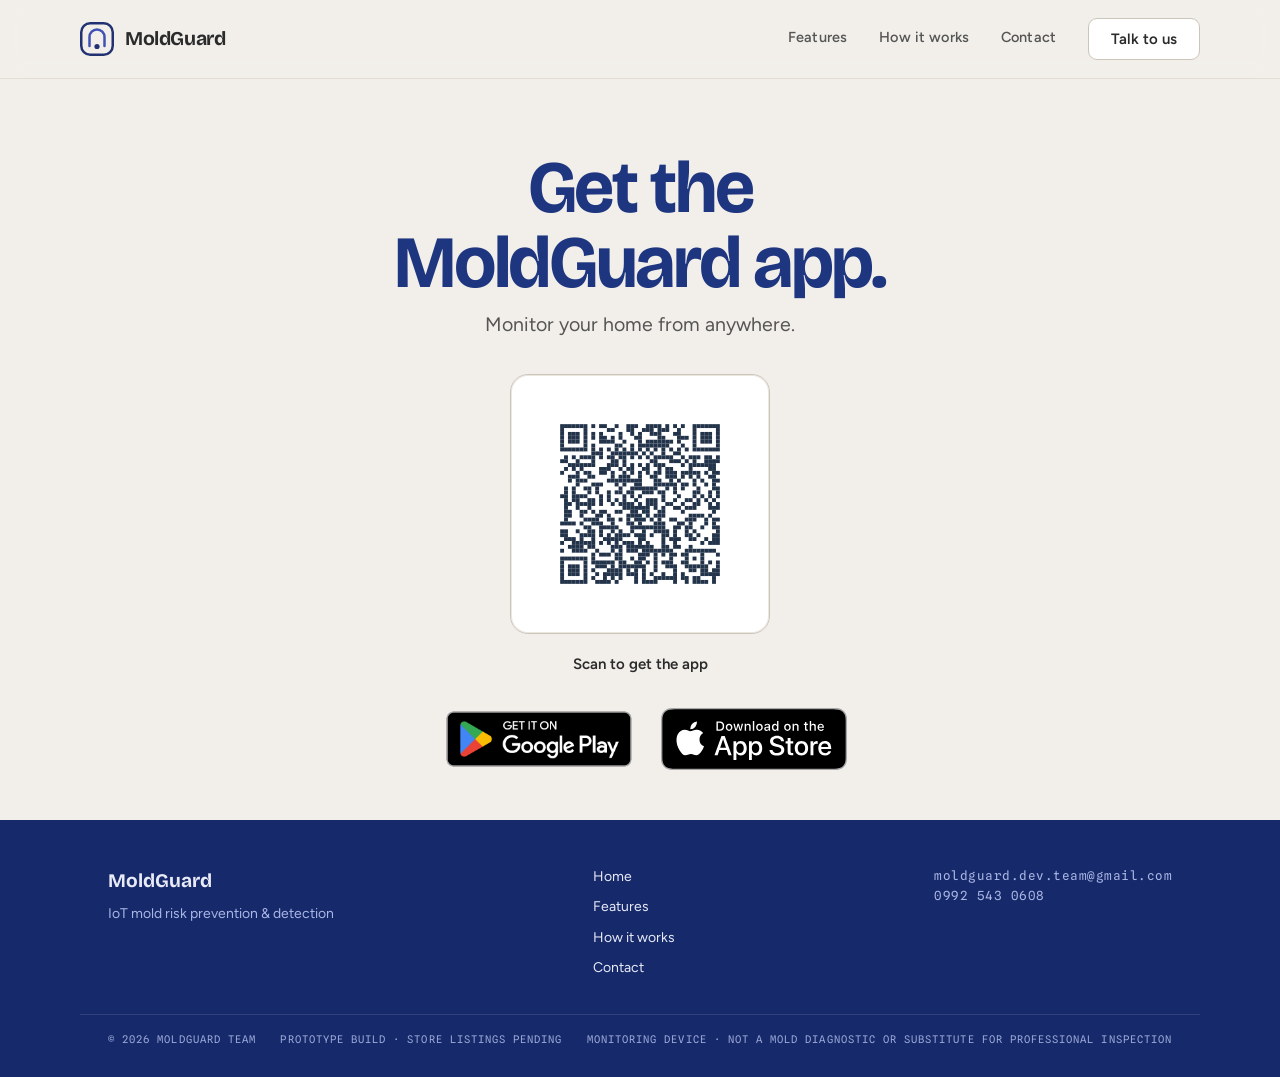
<file: download.html>
<!DOCTYPE html>
<html lang="en">
<head>
  <meta http-equiv="Cache-Control" content="no-cache, no-store, must-revalidate">
<meta charset="utf-8">
<meta name="viewport" content="width=device-width, initial-scale=1">
<link rel="icon" type="image/svg+xml" href="assets/favicon.svg">
<meta name="description" content="Get the MoldGuard companion app. Scan the QR code or download from Google Play and the App Store.">
<link rel="canonical" href="https://attilahuns288452.github.io/moldguard-promo-site/download.html">
<meta property="og:type" content="website">
<meta property="og:site_name" content="MoldGuard">
<meta property="og:title" content="MoldGuard · Get the app">
<meta property="og:description" content="Monitor your home from anywhere. Scan to get the MoldGuard app.">
<meta property="og:url" content="https://attilahuns288452.github.io/moldguard-promo-site/download.html">
<meta property="og:image" content="https://attilahuns288452.github.io/moldguard-promo-site/assets/og-card.png">
<meta property="og:image:width" content="1200">
<meta property="og:image:height" content="630">
<meta property="og:image:alt" content="MoldGuard — Know mold is coming before it shows">
<meta name="twitter:card" content="summary_large_image">
<meta name="twitter:title" content="MoldGuard · Get the app">
<meta name="twitter:description" content="Monitor your home from anywhere. Scan to get the MoldGuard app.">
<meta name="twitter:image" content="https://attilahuns288452.github.io/moldguard-promo-site/assets/og-card.png">

<title>MoldGuard · Get the app</title>
<link rel="preconnect" href="https://fonts.googleapis.com">
<link rel="preconnect" href="https://fonts.gstatic.com" crossorigin>
<link href="https://fonts.googleapis.com/css2?family=Bricolage+Grotesque:opsz,wght@12..96,500;12..96,650;12..96,700&family=Figtree:wght@400;500;600;700&family=Spline+Sans+Mono:wght@450;600&display=swap" rel="stylesheet">
<link rel="stylesheet" href="site.css?v=7">
</head>
<body>
<a class="skip" href="#main">Skip to content</a>

<header class="site-head">
  <nav class="site-nav page" aria-label="Main">
    <a class="logo" href="index.html" aria-label="MoldGuard home">
      <svg class="logo-mark" viewBox="0 0 34 34" fill="none" aria-hidden="true">
        <rect x="1.25" y="1.25" width="31.5" height="31.5" rx="9" stroke="#223172" stroke-width="2.5"/>
        <path d="M9.5 24 V15 a7.5 7.5 0 0 1 15 0 V24" stroke="#3F51B5" stroke-width="2.5" stroke-linecap="round"/>
        <circle cx="17" cy="24.5" r="2.6" fill="#223172"/>
      </svg>
      <span class="logo-word">MoldGuard</span>
    </a>
    <div class="navlinks">
      <a href="features.html">Features</a>
      <a href="how-it-works.html">How it works</a>
      <a href="contact.html">Contact</a>
    </div>
    <a class="btn btn-ghost" href="contact.html">Talk to us</a>
  </nav>
</header>
<main id="main">

<!-- ================= DOWNLOAD ================= -->
<section class="section-tight">
  <div class="page dl-hero">
    <h1>Get the MoldGuard&nbsp;app.</h1>
    <p class="lede">Monitor your home from anywhere.</p>

    <div class="dl-cluster">
      <div class="qr-frame">
        <!-- Real QR (generate_qr.py, decode-verified). Encodes this page's download URL as the
             smart-link placeholder until store listings exist. Change APP_DOWNLOAD_URL in
             generate_qr.py and regenerate to retarget. Badge links to set at launch:
             Google Play https://play.google.com/store/apps/details?id=<package>
             App Store   https://apps.apple.com/app/<app-id> -->
        <img src="download-qr.svg" alt="QR code linking to the MoldGuard app download page" width="220" height="220">
      </div>
      <p class="dl-scan">Scan to get the app</p>
      <div class="store-badges">
        <!-- Placeholder destinations until store listings are live: both point at this page
             (same smart-link policy as the QR). Swap hrefs at launch:
             Google Play https://play.google.com/store/apps/details?id=<package>
             App Store   https://apps.apple.com/app/<app-id> -->
        <a href="https://attilahuns288452.github.io/moldguard-promo-site/download.html" aria-label="Get it on Google Play (link goes live with the store listing)">
          <img src="assets/google-play-badge.png" alt="Get it on Google Play" width="161" height="62">
        </a>
        <a href="https://attilahuns288452.github.io/moldguard-promo-site/download.html" aria-label="Download on the App Store (link goes live with the store listing)">
          <img src="assets/appstore-badge.svg" alt="Download on the App Store" width="180" height="62">
        </a>
      </div>
    </div>
  </div>
</section>

</main>
<footer class="site-foot">
  <div class="page cols">
    <div style="max-width:280px;">
      <span class="brand">MoldGuard</span>
      <p style="font-size:14px; margin-top:6px;">IoT mold risk prevention &amp; detection</p>
    </div>
    <div style="display:grid; gap:8px; font-size:14px;">
      <a href="index.html">Home</a>
      <a href="features.html">Features</a>
      <a href="how-it-works.html">How it works</a>
      <a href="contact.html">Contact</a>
    </div>
    <div class="mono">
      moldguard.dev.team@gmail.com<br>
      0992 543 0608
    </div>
  </div>
  <div class="page fine">
    <span>© 2026 MoldGuard Team</span>
    <span>Prototype build · store listings pending</span>
    <span>Monitoring device · not a mold diagnostic or substitute for professional inspection</span>
  </div>
</footer>
</body>
</html>
</file>
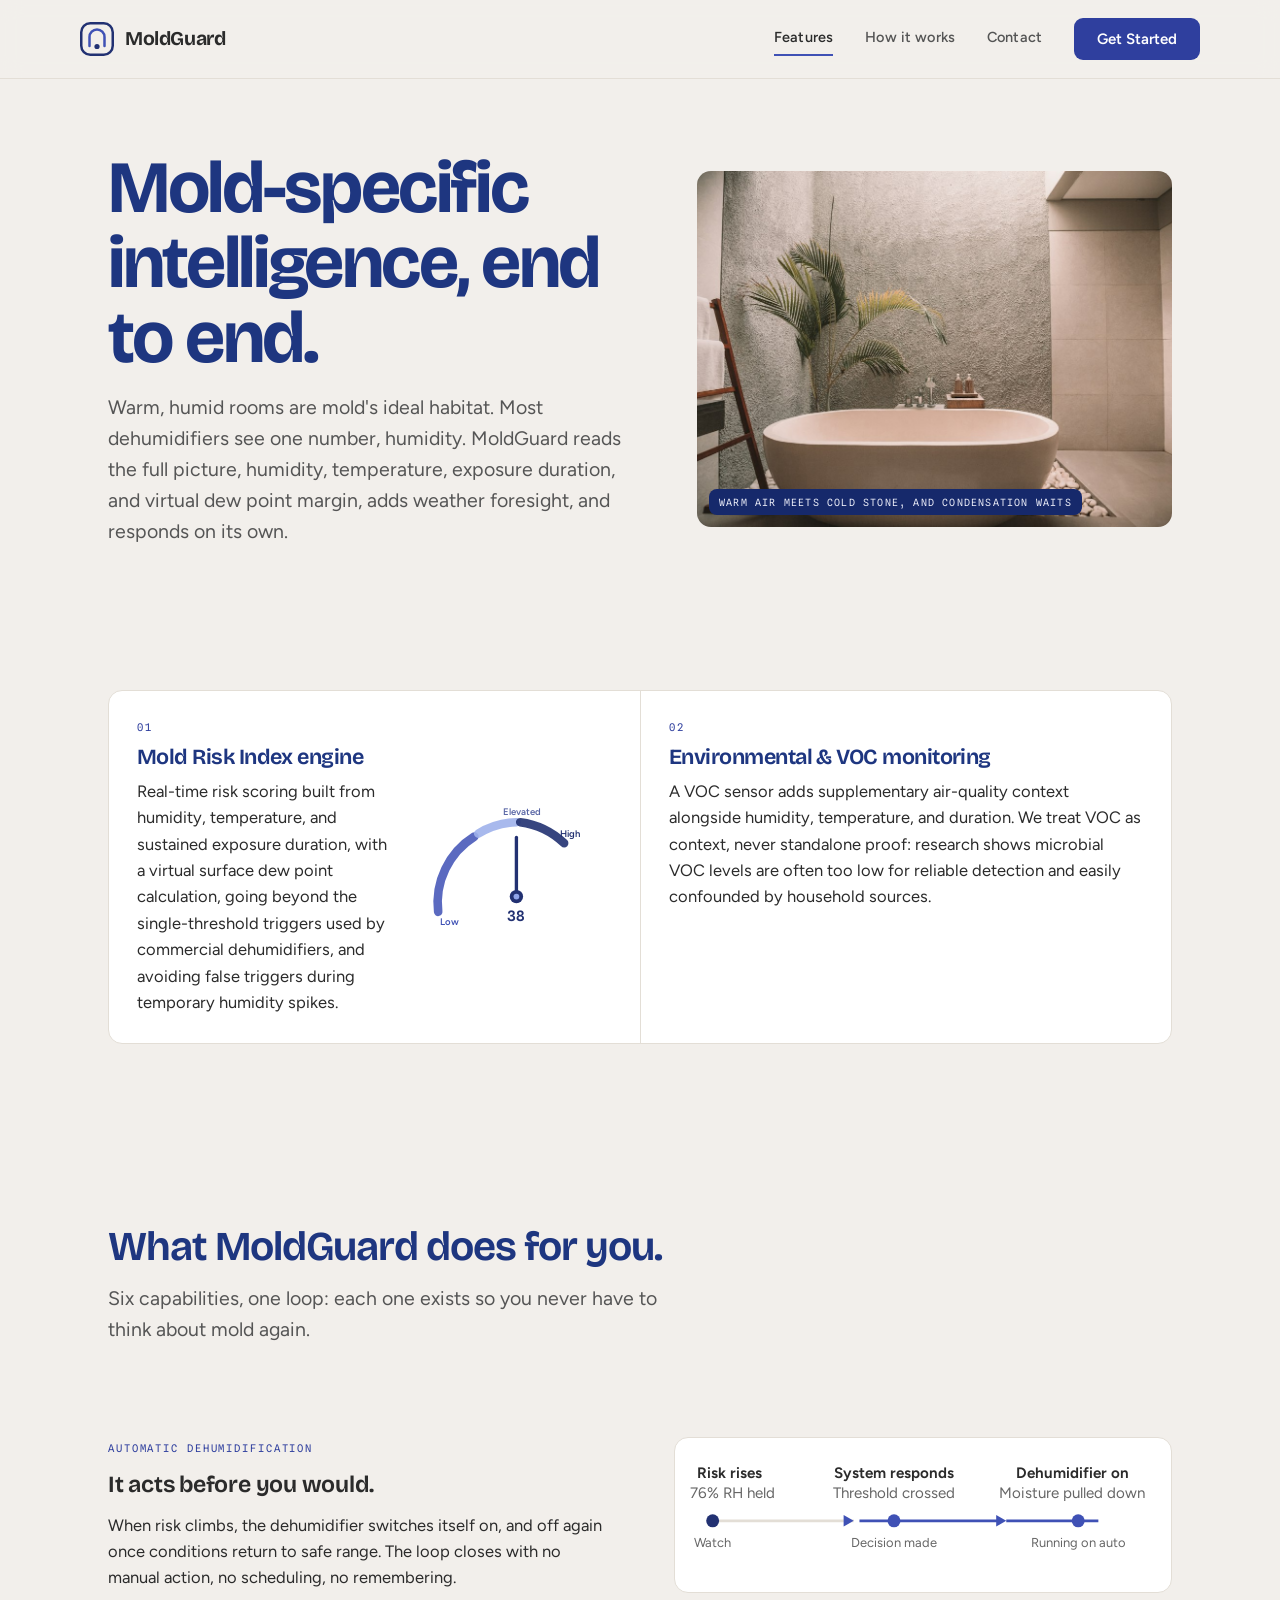
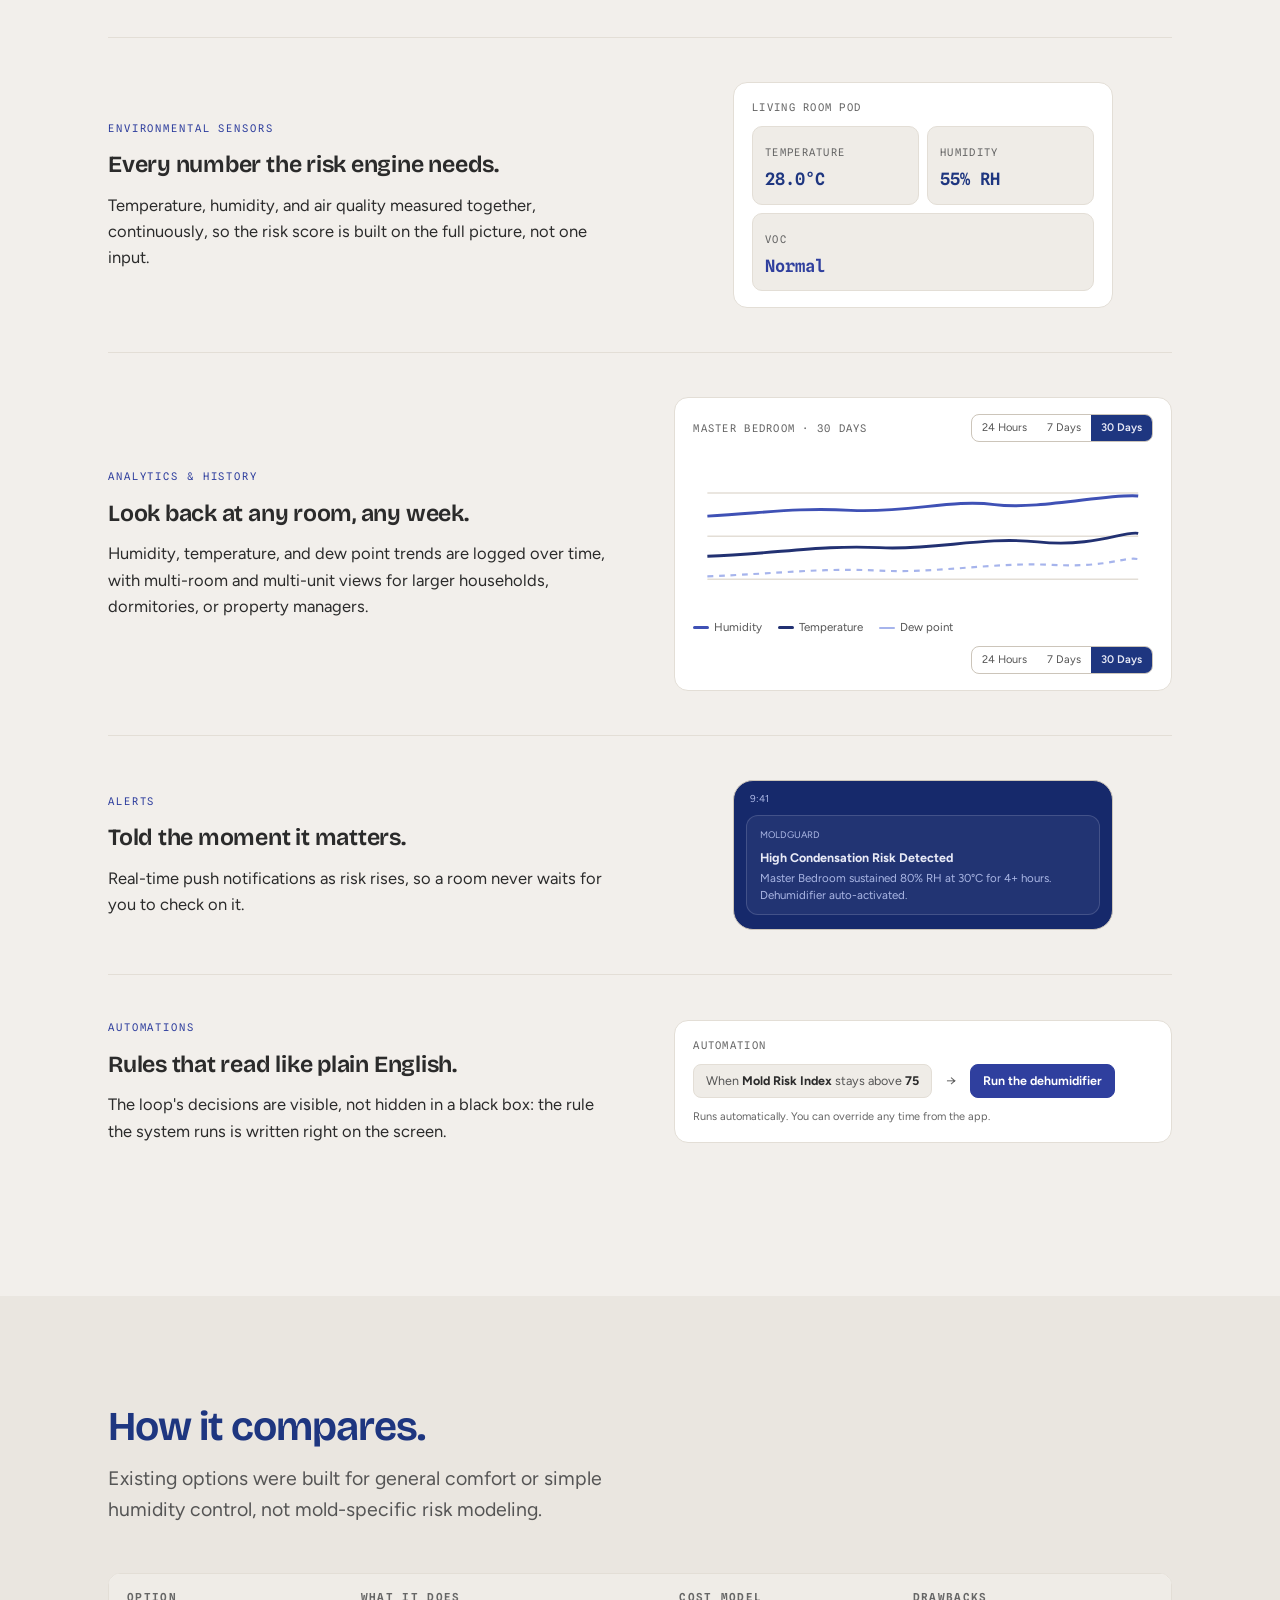
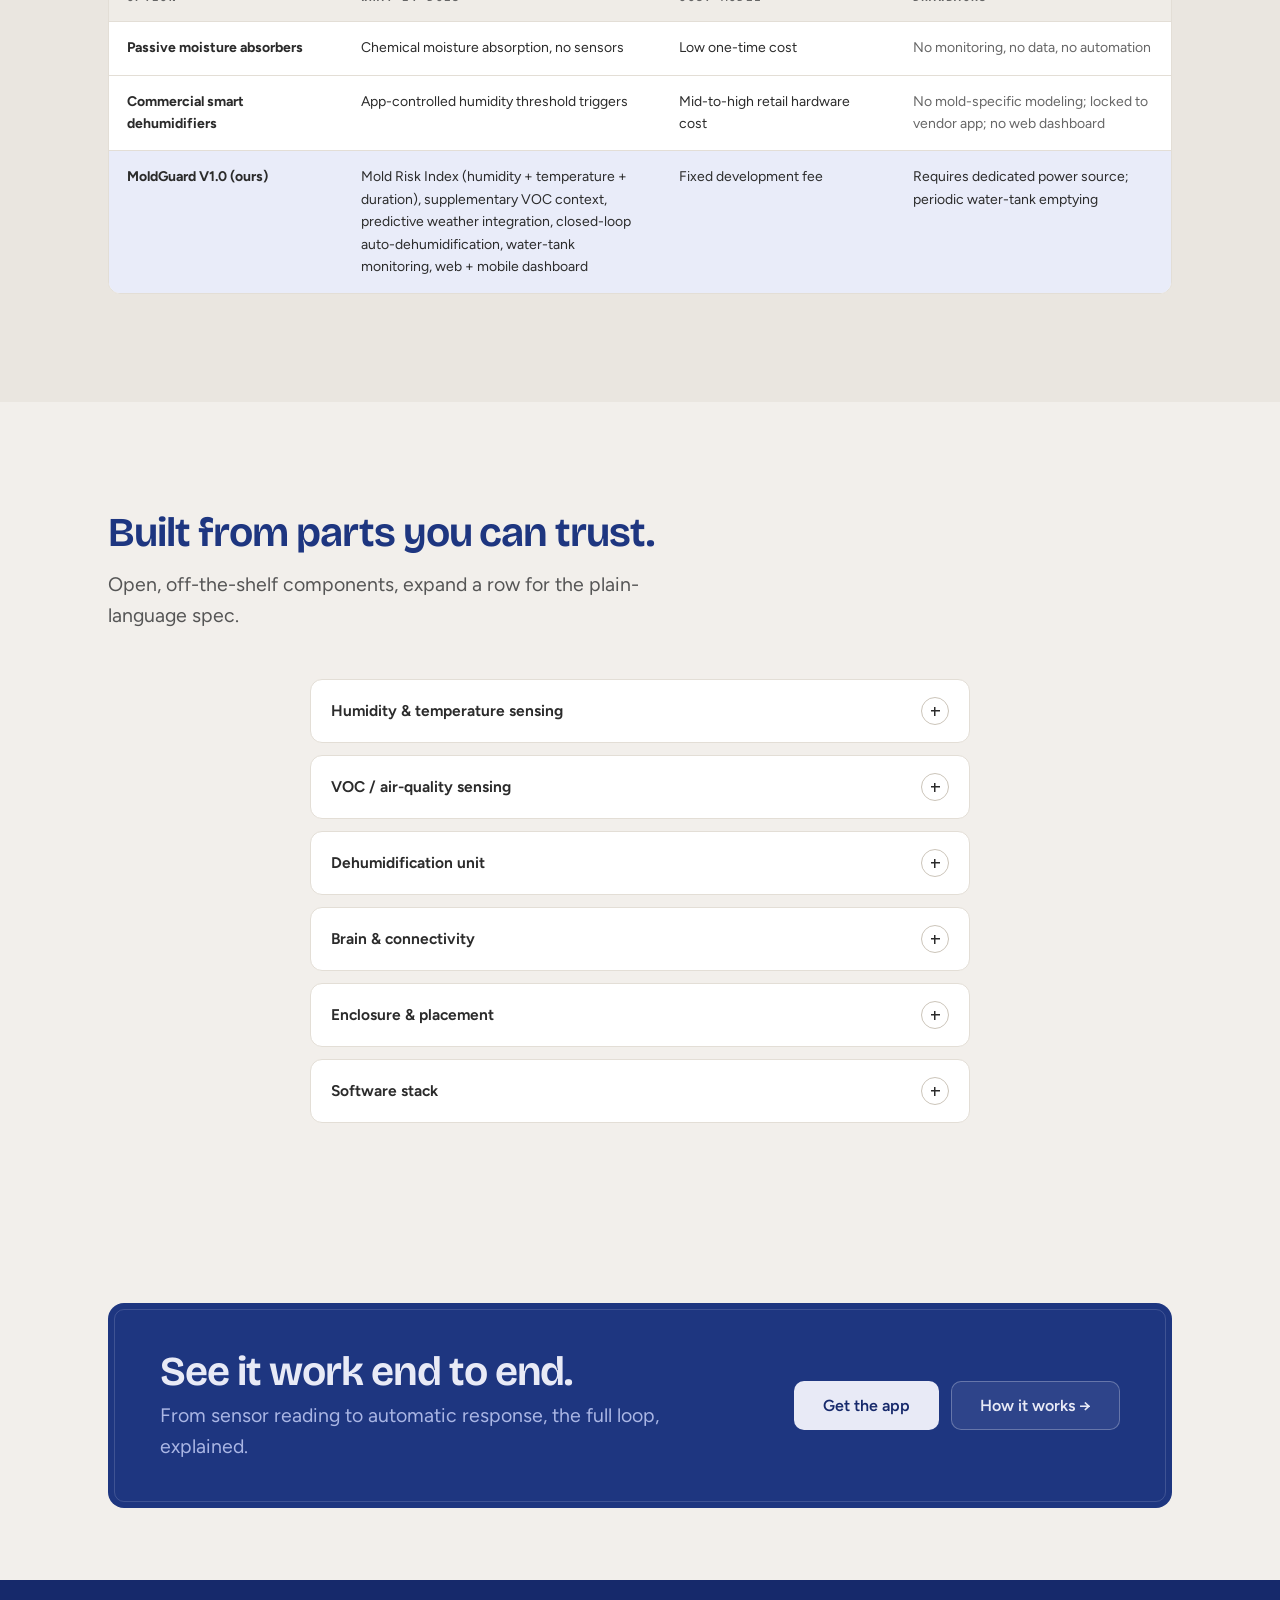
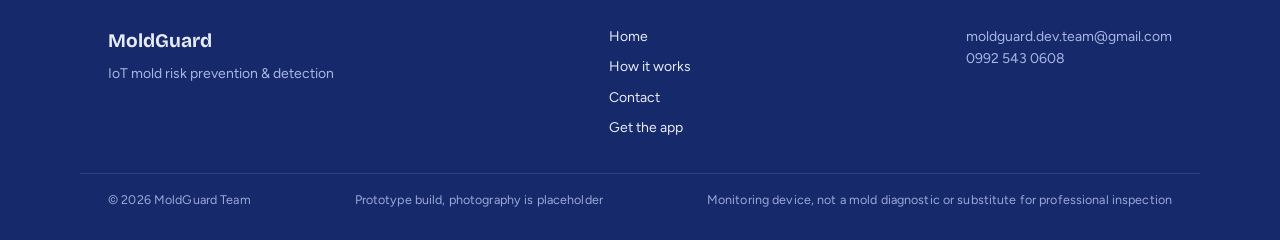
<file: features.html>
<!DOCTYPE html>
<html lang="en">
<head>
  <meta http-equiv="Cache-Control" content="no-cache, no-store, must-revalidate">
<meta charset="utf-8">
<meta name="viewport" content="width=device-width, initial-scale=1">
<link rel="icon" type="image/svg+xml" href="assets/favicon.svg">
<meta name="description" content="What MoldGuard monitors and how it responds: the Mold Risk Index engine, automatic dehumidification, analytics and history, alerts, and automations.">
<link rel="canonical" href="https://attilahuns288452.github.io/moldguard-promo-site/features.html">
<meta property="og:type" content="website">
<meta property="og:site_name" content="MoldGuard">
<meta property="og:title" content="MoldGuard · Features">
<meta property="og:description" content="What MoldGuard monitors and how it responds: the Mold Risk Index engine, automatic dehumidification, analytics and history, alerts, and automations.">
<meta property="og:url" content="https://attilahuns288452.github.io/moldguard-promo-site/features.html">
<meta property="og:image" content="https://attilahuns288452.github.io/moldguard-promo-site/assets/og-card.png">
<meta property="og:image:width" content="1200">
<meta property="og:image:height" content="630">
<meta property="og:image:alt" content="MoldGuard — Know mold is coming before it shows">
<meta name="twitter:card" content="summary_large_image">
<meta name="twitter:title" content="MoldGuard · Features">
<meta name="twitter:description" content="What MoldGuard monitors and how it responds: the Mold Risk Index engine, automatic dehumidification, analytics and history, alerts, and automations.">
<meta name="twitter:image" content="https://attilahuns288452.github.io/moldguard-promo-site/assets/og-card.png">

<title>MoldGuard · Features</title>
<link rel="preconnect" href="https://fonts.googleapis.com">
<link rel="preconnect" href="https://fonts.gstatic.com" crossorigin>
<link href="https://fonts.googleapis.com/css2?family=Bricolage+Grotesque:opsz,wght@12..96,500;12..96,650;12..96,700&family=Figtree:wght@400;500;600;700&family=Spline+Sans+Mono:wght@450;600&display=swap" rel="stylesheet">
<link rel="stylesheet" href="site.css?v=7">
<style>
/* ---- page-local: capability showcase ---- */
.cap { display: grid; grid-template-columns: 1.05fr 1fr; gap: 44px; align-items: center; padding: 44px 0; }
.cap + .cap { border-top: 1px solid var(--line); }
.cap-copy { max-width: 46ch; }
.cap-copy h3 { font-size: 1.45rem; margin-bottom: 8px; }
.cap-vis { display: grid; place-items: center; }
.cap-vis > * { width: 100%; }
.cap-tight { max-width: 380px; }
.duo h2 { font-size: 1.35rem; font-weight: 650; margin-bottom: 8px; max-width: none; }
@media (max-width: 860px) {
  .cap { grid-template-columns: 1fr; gap: 24px; padding: 34px 0; }
  .cap-vis { order: 2; }
}

/* shared UI-mock chrome (indigo on light, severity via label/weight) */
.mock { background: var(--card); border: 1px solid var(--line); border-radius: 14px; font-family: var(--font-text); color: var(--ink); }
.mock-pad { padding: 16px 18px; }
.mono-label { font-family: var(--font-mono); font-size: 10.5px; letter-spacing: .12em; text-transform: uppercase; color: var(--ink-3); }
.seg { display: inline-flex; border: 1px solid var(--line-strong); border-radius: 8px; overflow: hidden; }
.seg span { padding: 4px 10px; font-size: 11px; color: var(--ink-2); }
.seg .on { background: var(--deep); color: var(--on-dark); font-weight: 600; }

/* sensors readouts */
.sens-grid { display: grid; grid-template-columns: 1fr 1fr 1fr; gap: 10px; }
.sens { border: 1px solid var(--line); border-radius: 10px; padding: 10px 12px; background: var(--surface); }
.sens b { display: block; font-family: var(--font-mono); font-size: 17px; font-weight: 600; color: var(--deep); margin-top: 3px; }
.sens .ok { color: var(--accent-ink); }

/* analytics chart */
.ch-lines { display: flex; gap: 16px; flex-wrap: wrap; margin-top: 10px; font-size: 11.5px; color: var(--ink-2); }
.ch-lines i { display: inline-block; width: 16px; height: 3px; border-radius: 2px; vertical-align: 2px; margin-right: 5px; }
.ch-rng { display: flex; justify-content: flex-end; margin-top: 10px; }

/* alert card */
.alert-phone { background: var(--deeper); border-radius: 20px; border: 1px solid var(--line-strong); overflow: hidden; }
.ap-status { display: flex; justify-content: space-between; padding: 10px 16px 6px; font-size: 10px; color: var(--on-dark-2); }
.ap-note { margin: 2px 12px 14px; background: rgba(232,234,246,.06); border: 1px solid rgba(232,234,246,.16); border-radius: 12px; padding: 11px 13px; color: var(--on-dark); }
.ap-note b { display: block; font-size: 12.5px; }
.ap-note span { display: block; font-size: 11.5px; line-height: 1.45; color: var(--on-dark-2); margin-top: 2px; }
.ap-app { font-size: 9.5px; color: var(--on-dark-2); margin-bottom: 6px; }

/* automation rule row */
.rule { display: flex; align-items: center; gap: 14px; flex-wrap: wrap; }
.rule .rr { background: var(--surface); border: 1px solid var(--line); border-radius: 8px; padding: 6px 12px; font-size: 12.5px; color: var(--ink-2); }
.rule .rr b { color: var(--ink); }
.rule .arr { color: var(--ink-3); font-size: 14px; }
.rule .rr-on { background: var(--accent-ink); border-color: var(--accent-ink); color: #fff; font-weight: 650; }
</style>
</head>
<body>
<a class="skip" href="#main">Skip to content</a>
<!-- impeccable direction contract (seed c4ef9450, persuade), same world as index.html: see index for the full five blocks. THESIS: features presented as instrument inventory (numbered rows, dial, duo panel) in the icy station world; seed key c4ef9450.
FINISH: unreviewed and undocumented is unfinished; this build ends with the finish review, the verdict, and DESIGN.md. -->


<header class="site-head">
  <nav class="site-nav page" aria-label="Main">
    <a class="logo" href="index.html" aria-label="MoldGuard home">
      <svg class="logo-mark" viewBox="0 0 34 34" fill="none" aria-hidden="true">
        <rect x="1.25" y="1.25" width="31.5" height="31.5" rx="9" stroke="#223172" stroke-width="2.5"/>
        <path d="M9.5 24 V15 a7.5 7.5 0 0 1 15 0 V24" stroke="#3F51B5" stroke-width="2.5" stroke-linecap="round"/>
        <circle cx="17" cy="24.5" r="2.6" fill="#223172"/>
      </svg>
      <span class="logo-word">MoldGuard</span>
    </a>
    <div class="navlinks">
      <a href="features.html" aria-current="page">Features</a>
      <a href="how-it-works.html">How it works</a>
      <a href="contact.html">Contact</a>
    </div>
    <a class="btn btn-primary" href="download.html">Get Started</a>
  </nav>
</header>
<main id="main">

<!-- ================= PAGE HERO ================= -->
<section class="section-tight">
  <div class="page hero-grid" style="align-items:center;">
    <div>
      <h1>Mold-specific intelligence, end to&nbsp;end.</h1>
      <p class="lede" style="margin-top:16px;">
        Warm, humid rooms are mold's ideal habitat. Most dehumidifiers see one
        number, humidity. MoldGuard reads the full picture, humidity, temperature, exposure
        duration, and virtual dew point margin, adds weather foresight, and responds on its own.</p>
    </div>
    <div class="photo ph-4x3">
      <img src="assets/condensation.jpg" alt="Warm air meeting cold stone in a bath" loading="lazy">
      <figcaption>Warm air meets cold stone, and condensation waits</figcaption>
    </div>
  </div>
</section>

<!-- ================= WHAT MOLDGUARD MONITORS (flagship duo) ================= -->
<section class="section-tight">
  <div class="page">
    <div class="duo" style="align-items:stretch;">
      <div style="padding:28px; display:grid; grid-template-columns:1.15fr .85fr; gap:26px; align-items:center;">
        <div>
          <div class="feat-num">01</div>
          <h2>Mold Risk Index engine</h2>
          <p style="margin-top:4px;">Real-time risk scoring built from humidity, temperature, and sustained exposure
          duration, with a virtual surface dew point calculation, going beyond the single-threshold
          triggers used by commercial dehumidifiers, and avoiding false triggers during
          temporary humidity spikes.</p>
        </div>
        <div class="dial-wrap" aria-hidden="true">
          <svg viewBox="0 0 200 130" style="width:100%; max-width:250px;">
            <path d="M18 112 A82 82 0 0 1 56 33" stroke="#3F51B5" stroke-width="9" fill="none" stroke-linecap="round" opacity=".85"/>
            <path d="M60 30 A82 82 0 0 1 100 18" stroke="#9FB2EC" stroke-width="9" fill="none" stroke-linecap="round" opacity=".9"/>
            <path d="M104 18 A82 82 0 0 1 150 40" stroke="#223172" stroke-width="9" fill="none" stroke-linecap="round" opacity=".9"/>
            <text x="20" y="126" font-family="Figtree" font-size="10" font-weight="600" fill="#3F51B5">Low</text>
            <text x="86" y="10" font-family="Figtree" font-size="10" font-weight="600" fill="#5A67A6">Elevated</text>
            <text x="146" y="34" font-family="Figtree" font-size="10" font-weight="600" fill="#223172">High</text>
            <g class="needle"><line x1="100" y1="96" x2="100" y2="34" stroke="#223172" stroke-width="3.5" stroke-linecap="round"/></g>
            <circle cx="100" cy="96" r="7" fill="#223172"/>
            <circle cx="100" cy="96" r="3" fill="#8FA4E8"/>
            <text x="100" y="122" text-anchor="middle" font-family="Spline Sans Mono" font-size="15" font-weight="600" fill="#223172">38</text>
          </svg>
        </div>
      </div>
      <div style="padding:28px;">
        <div class="feat-num">02</div>
        <h2>Environmental &amp; VOC monitoring</h2>
        <p>A VOC sensor adds supplementary air-quality context alongside humidity,
        temperature, and duration. We treat VOC as context, never standalone proof:
        research shows microbial VOC levels are often too low for reliable detection and
        easily confounded by household sources.</p>
      </div>
    </div>
  </div>
</section>

<!-- ================= CAPABILITY SHOWCASE (differentiated treatments) ================= -->
<section class="section">
  <div class="page">
    <div class="section-head">
      <h2>What MoldGuard does for you.</h2>
      <p class="lede">Six capabilities, one loop: each one exists so you never have to think about mold again.</p>
    </div>

    <!-- 1 · Automatic Dehumidification: 3-step strip -->
    <div class="cap">
      <div class="cap-copy">
        <div class="feat-num">Automatic Dehumidification</div>
        <h3>It acts before you would.</h3>
        <p>When risk climbs, the dehumidifier switches itself on, and off again once
        conditions return to safe range. The loop closes with no manual action,
        no scheduling, no remembering.</p>
      </div>
      <div class="cap-vis" aria-hidden="true">
        <div class="mock">
          <svg viewBox="0 0 336 96" style="width:100%; height:auto; display:block; padding:8px 6px;">
            <g font-family="Figtree" font-size="10.5" fill="#555555">
              <text x="34" y="22" text-anchor="middle" fill="#2B2B2B" font-weight="650">Risk rises</text>
              <text x="36" y="36" text-anchor="middle" fill="#666666">76% RH held</text>
              <text x="148" y="22" text-anchor="middle" fill="#2B2B2B" font-weight="650">System responds</text>
              <text x="148" y="36" text-anchor="middle" fill="#666666">Threshold crossed</text>
              <text x="272" y="22" text-anchor="middle" fill="#2B2B2B" font-weight="650">Dehumidifier on</text>
              <text x="272" y="36" text-anchor="middle" fill="#666666">Moisture pulled down</text>
            </g>
            <line x1="22" y1="52" x2="120" y2="52" stroke="#E3DED6" stroke-width="2"/>
            <line x1="124" y1="52" x2="222" y2="52" stroke="#3F51B5" stroke-width="2"/>
            <line x1="226" y1="52" x2="290" y2="52" stroke="#3F51B5" stroke-width="2"/>
            <path d="M120 52 l-7 -4 v8 z" fill="#3F51B5"/>
            <path d="M226 52 l-7 -4 v8 z" fill="#3F51B5"/>
            <circle cx="22" cy="52" r="4.5" fill="#223172"/>
            <circle cx="148" cy="52" r="4.5" fill="#3F51B5"/>
            <circle cx="276" cy="52" r="4.5" fill="#3F51B5"/>
            <g font-family="Figtree" font-size="9" fill="#666666">
              <text x="22" y="70" text-anchor="middle">Watch</text>
              <text x="148" y="70" text-anchor="middle">Decision made</text>
              <text x="276" y="70" text-anchor="middle">Running on auto</text>
            </g>
          </svg>
        </div>
      </div>
    </div>

    <!-- 2 · Environmental Sensors: pod + readouts -->
    <div class="cap">
      <div class="cap-copy">
        <div class="feat-num">Environmental Sensors</div>
        <h3>Every number the risk engine needs.</h3>
        <p>Temperature, humidity, and air quality measured together, continuously,
        so the risk score is built on the full picture, not one input.</p>
      </div>
      <div class="cap-vis" aria-hidden="true">
        <div class="mock cap-tight">
          <div class="mock-pad">
            <p class="mono-label">Living Room Pod</p>
            <div class="sens-grid" style="grid-template-columns:1fr 1fr; gap:8px; margin-top:10px;">
              <div class="sens"><span class="mono-label">Temperature</span><b>28.0°C</b></div>
              <div class="sens"><span class="mono-label">Humidity</span><b>55% RH</b></div>
              <div class="sens" style="grid-column:1 / -1;"><span class="mono-label">VOC</span><b class="ok">Normal</b></div>
            </div>
          </div>
        </div>
      </div>
    </div>

    <!-- 3 · Analytics & History: real chart panel -->
    <div class="cap">
      <div class="cap-copy">
        <div class="feat-num">Analytics &amp; History</div>
        <h3>Look back at any room, any week.</h3>
        <p>Humidity, temperature, and dew point trends are logged over time, with
        multi-room and multi-unit views for larger households, dormitories, or
        property managers.</p>
      </div>
      <div class="cap-vis" aria-hidden="true">
        <div class="mock">
          <div class="mock-pad">
            <div style="display:flex; justify-content:space-between; align-items:center; gap:10px; flex-wrap:wrap;">
              <p class="mono-label">Master Bedroom · 30 days</p>
              <div class="seg"><span>24 Hours</span><span>7 Days</span><span class="on">30 Days</span></div>
            </div>
            <svg viewBox="0 0 320 110" style="width:100%; height:auto; display:block; margin-top:8px;">
              <path d="M10 30 h300 M10 60 h300 M10 90 h300" stroke="#E3DED6" stroke-width="1"/>
              <path d="M10 46 C50 44 70 40 110 42 S180 34 210 38 S290 30 310 32" fill="none" stroke="#3F51B5" stroke-width="2"/>
              <path d="M10 74 C60 72 90 66 130 68 S200 60 240 64 S300 56 310 58" fill="none" stroke="#223172" stroke-width="2"/>
              <path d="M10 88 C60 86 90 82 130 84 S210 78 250 80 S300 74 310 76" fill="none" stroke="#A6B4EC" stroke-width="1.5" stroke-dasharray="4 4"/>
            </svg>
            <div class="ch-lines">
              <span><i style="background:#3F51B5;"></i>Humidity</span>
              <span><i style="background:#223172;"></i>Temperature</span>
              <span><i style="background:#A6B4EC; height:2px; background-image:linear-gradient(90deg,#A6B4EC 60%,transparent 0); background-size:5px 2px;"></i>Dew point</span>
            </div>
            <div class="ch-rng"><div class="seg"><span>24 Hours</span><span>7 Days</span><span class="on">30 Days</span></div></div>
          </div>
        </div>
      </div>
    </div>

    <!-- 4 · Alerts: one mobile notification card -->
    <div class="cap">
      <div class="cap-copy">
        <div class="feat-num">Alerts</div>
        <h3>Told the moment it matters.</h3>
        <p>Real-time push notifications as risk rises, so a room never waits
        for you to check on it.</p>
      </div>
      <div class="cap-vis" aria-hidden="true">
        <div class="alert-phone cap-tight">
          <div class="ap-status"><span>9:41</span><span>&nbsp;</span></div>
          <div class="ap-note">
            <p class="ap-app">MOLDGUARD</p>
            <b>High Condensation Risk Detected</b>
            <span>Master Bedroom sustained 80% RH at 30°C for 4+ hours. Dehumidifier auto-activated.</span>
          </div>
        </div>
      </div>
    </div>

    <!-- 5 · Automations: rule definition row -->
    <div class="cap">
      <div class="cap-copy">
        <div class="feat-num">Automations</div>
        <h3>Rules that read like plain English.</h3>
        <p>The loop's decisions are visible, not hidden in a black box: the rule
        the system runs is written right on the screen.</p>
      </div>
      <div class="cap-vis" aria-hidden="true">
        <div class="mock" style="width:100%;">
          <div class="mock-pad">
            <p class="mono-label" style="margin-bottom:10px;">Automation</p>
            <div class="rule">
              <span class="rr">When <b>Mold Risk Index</b> stays above <b>75</b></span>
              <span class="arr">→</span>
              <span class="rr rr-on">Run the dehumidifier</span>
            </div>
            <p style="font-size:11px; color:var(--ink-3); margin-top:10px;">Runs automatically. You can override any time from the app.</p>
          </div>
        </div>
      </div>
    </div>

  </div>
</section>

<!-- ================= COMPARISON TABLE ================= -->
<section class="section section-alt">
  <div class="page">
      <p class="swipe-note">Swipe the table sideways to see all columns.</p>
    <div class="section-head">
      <h2>How it compares.</h2>
      <p class="lede">Existing options were built for general comfort or simple humidity
      control, not mold-specific risk modeling.</p>
    </div>
    <div class="tablewrap">
      <table class="compare">
        <thead>
          <tr>
            <th style="width:22%;">Option</th>
            <th style="width:30%;">What it does</th>
            <th style="width:22%;">Cost model</th>
            <th>Drawbacks</th>
          </tr>
        </thead>
        <tbody>
          <tr>
            <td><strong>Passive moisture absorbers</strong></td>
            <td>Chemical moisture absorption, no sensors</td>
            <td>Low one-time cost</td>
            <td><span class="dash-mark">No monitoring, no data, no automation</span></td>
          </tr>
          <tr>
            <td><strong>Commercial smart dehumidifiers</strong></td>
            <td>App-controlled humidity threshold triggers</td>
            <td>Mid-to-high retail hardware cost</td>
            <td><span class="dash-mark">No mold-specific modeling; locked to vendor app; no web dashboard</span></td>
          </tr>
          <tr class="row-hl">
            <td><strong>MoldGuard V1.0 (ours)</strong></td>
            <td>Mold Risk Index (humidity + temperature + duration), supplementary VOC context,
                predictive weather integration, closed-loop auto-dehumidification, water-tank
                monitoring, web + mobile dashboard</td>
            <td>Fixed development fee</td>
            <td>Requires dedicated power source; periodic water-tank emptying</td>
          </tr>
        </tbody>
      </table>
    </div>
  </div>
</section>

<!-- ================= UNDER THE HOOD ================= -->
<section class="section">
  <div class="page">
    <div class="section-head">
      <h2>Built from parts you can trust.</h2>
      <p class="lede">Open, off-the-shelf components, expand a row for the plain-language spec.</p>
    </div>
    <div class="measure">
      <details class="acc">
        <summary>Humidity &amp; temperature sensing</summary>
        <div class="acc-body">SHT41 sensor module, high-accuracy temperature and relative
        humidity measurement for the risk engine's core inputs.</div>
      </details>
      <details class="acc">
        <summary>VOC / air-quality sensing</summary>
        <div class="acc-body">SGP40 VOC sensor, supplementary air-quality context, read
        alongside humidity, temperature, and duration, never as a standalone mold verdict.</div>
      </details>
      <details class="acc">
        <summary>Dehumidification unit</summary>
        <div class="acc-body">A Gaabor 2-in-1 semiconductor dehumidifier (1&nbsp;L tank) is
        switched safely by an SSR-40DA solid-state relay: the ESP32's low-voltage logic controls
        220&nbsp;V AC mains with strict electrical isolation. A VL53L0X time-of-flight sensor and
        magnetic reed switch monitor tank fill and seating.</div>
      </details>
      <details class="acc">
        <summary>Brain &amp; connectivity</summary>
        <div class="acc-body">ESP32-WROOM-32 (dual-core, WiFi + Bluetooth) publishes telemetry
        and receives commands over MQTT via HiveMQ Cloud, on a pipeline built to stay stable
        under fluctuating network conditions.</div>
      </details>
      <details class="acc">
        <summary>Enclosure &amp; placement</summary>
        <div class="acc-body">Sensors and controller mount in a compact ABS housing (1×200×300&nbsp;mm
        boards) attached to the dehumidifier, with a removable 1&nbsp;L tank you empty when the
        app tells you it's full.</div>
      </details>
      <details class="acc">
        <summary>Software stack</summary>
        <div class="acc-body">React + Tailwind web dashboard on Vercel, React Native mobile app,
        Node.js/Express + TypeScript backend on Render, PostgreSQL (Neon) history store, MQTT
        via HiveMQ Cloud, and Socket.IO real-time sync to clients.</div>
      </details>
    </div>
  </div>
</section>

<!-- ================= CTA ================= -->
<section class="section-tight">
  <div class="page">
    <div class="cta-band">
      <div>
        <h2>See it work end to end.</h2>
        <p class="lede" style="margin-top:6px;">From sensor reading to automatic response, the full loop, explained.</p>
      </div>
      <div style="display:flex; flex-wrap:wrap; gap:12px;">
        <a class="btn btn-light btn-lg" href="download.html">Get the app</a>
        <a class="btn btn-lg" href="how-it-works.html" style="background:rgba(232,234,246,.08); border-color:rgba(232,234,246,.3); color:var(--on-dark);">How it works →</a>
      </div>
    </div>
  </div>
</section>

</main>
<footer class="site-foot">
  <div class="page cols">
    <div style="max-width:280px;">
      <span class="brand">MoldGuard</span>
      <p style="font-size:14px; margin-top:6px;">IoT mold risk prevention &amp; detection</p>
    </div>
    <div style="display:grid; gap:8px; font-size:14px;">
      <a href="index.html">Home</a>
      <a href="how-it-works.html">How it works</a>
      <a href="contact.html">Contact</a>
      <a href="download.html">Get the app</a>
    </div>
    <div style="font-size:14px; overflow-wrap:anywhere;">
      moldguard.dev.team@gmail.com<br>
      0992 543 0608
    </div>
  </div>
  <div class="page fine" style="font-family:var(--font-text); text-transform:none; letter-spacing:.01em; font-size:12.5px;">
    <span>© 2026 MoldGuard Team</span>
    <span>Prototype build, photography is placeholder</span>
    <span>Monitoring device, not a mold diagnostic or substitute for professional inspection</span>
  </div>
</footer>
</body>
</html>
</file>
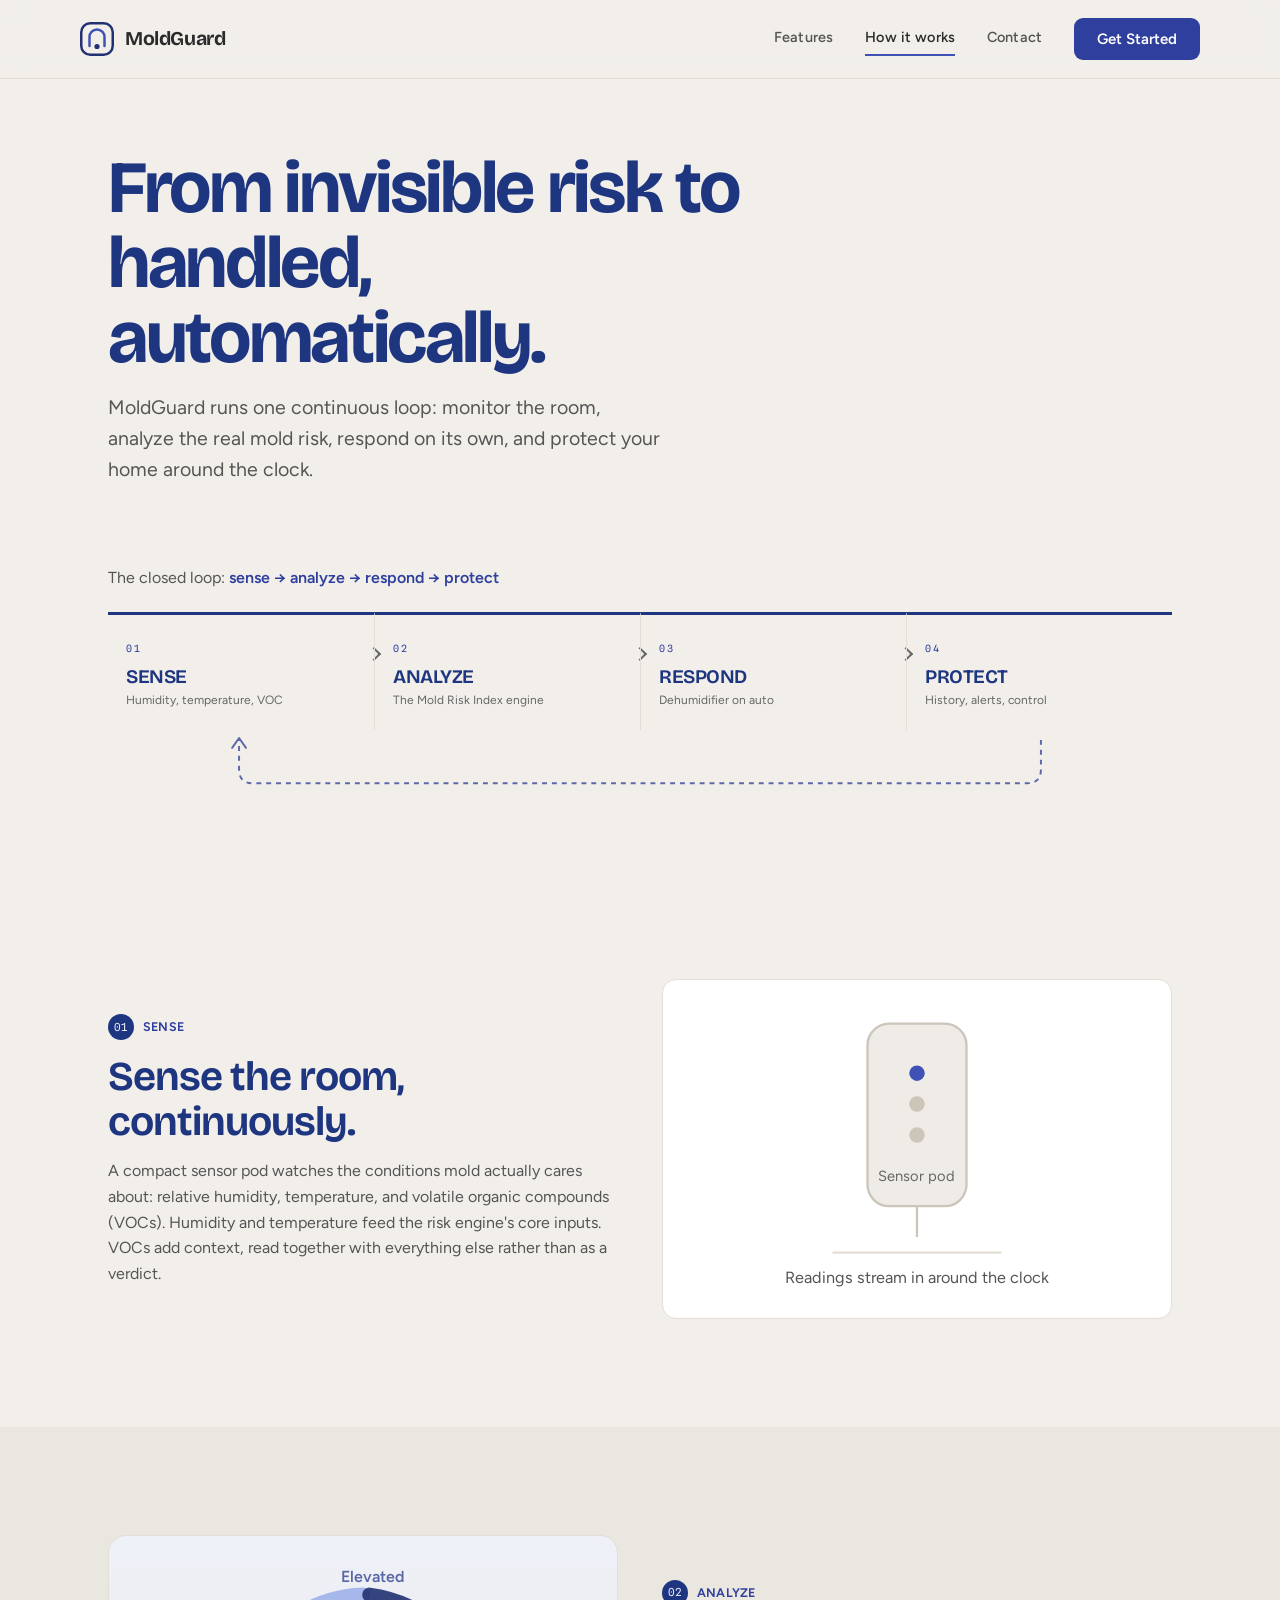
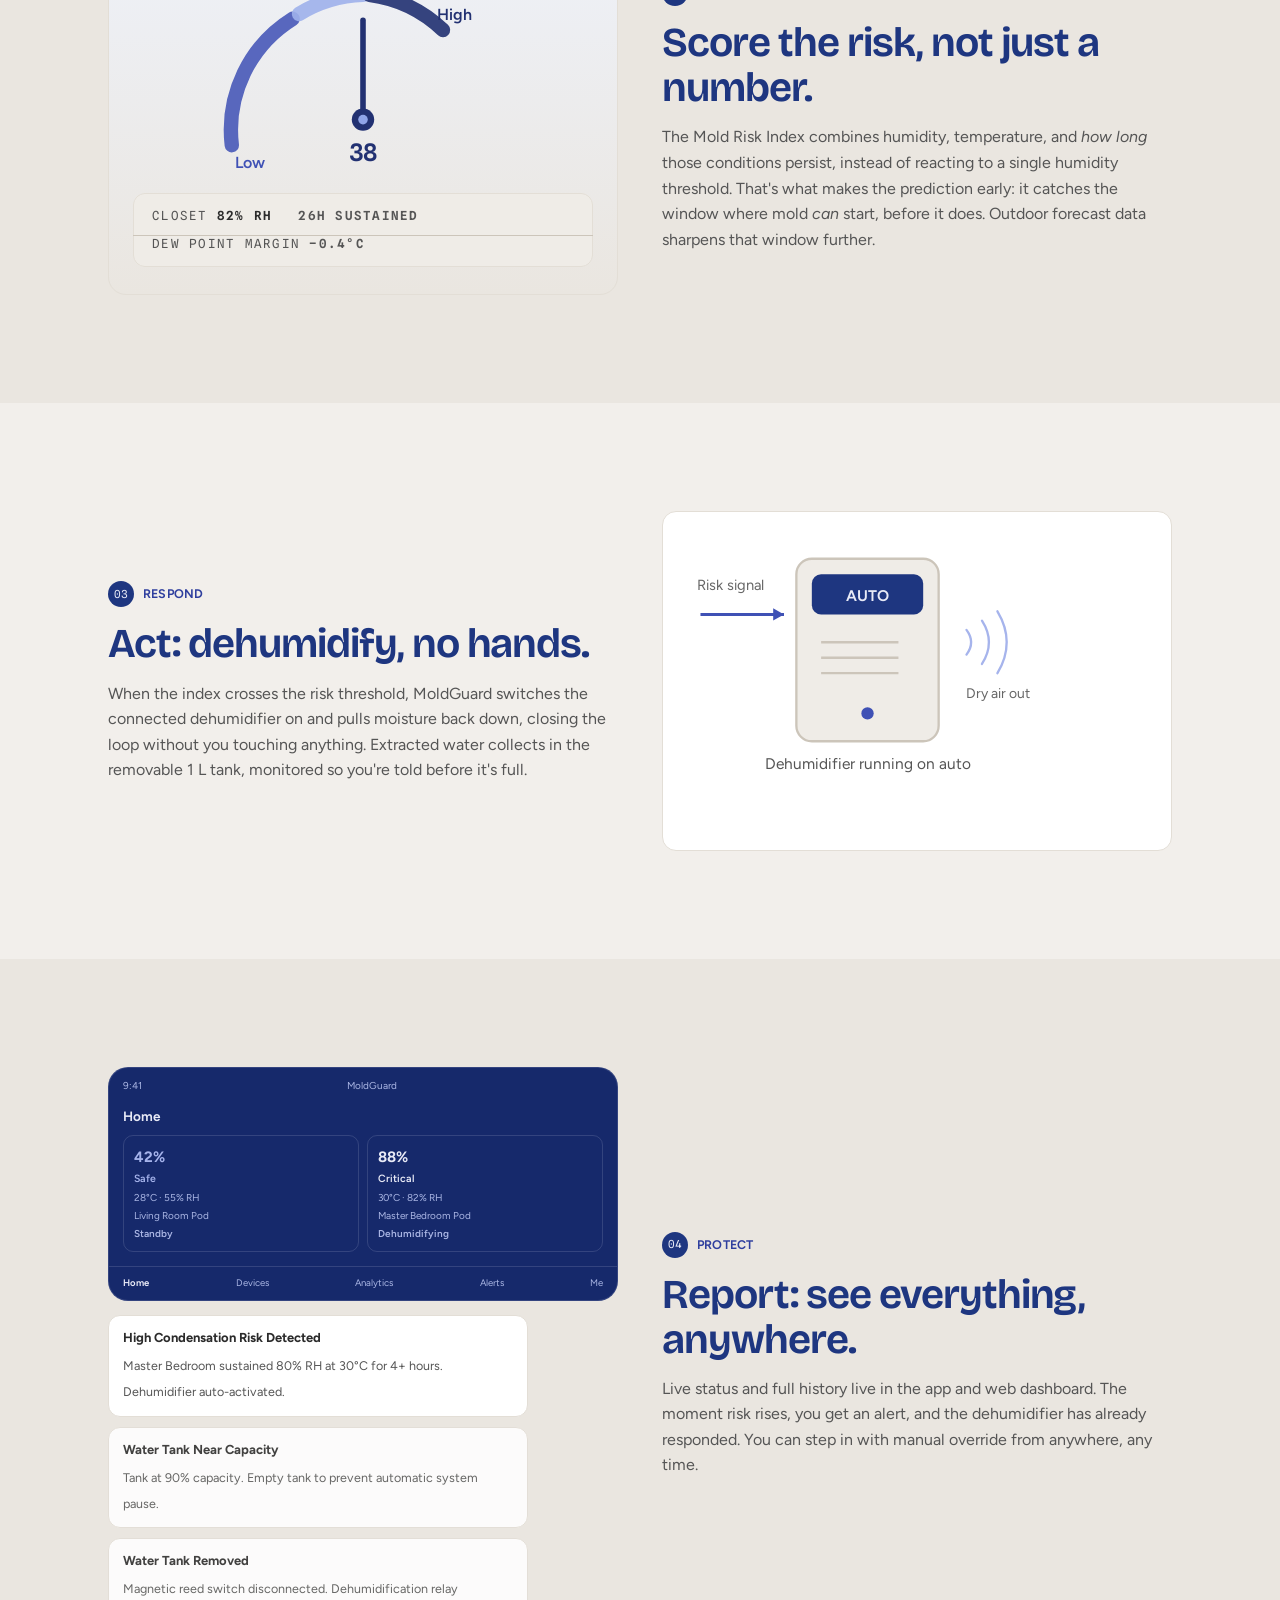
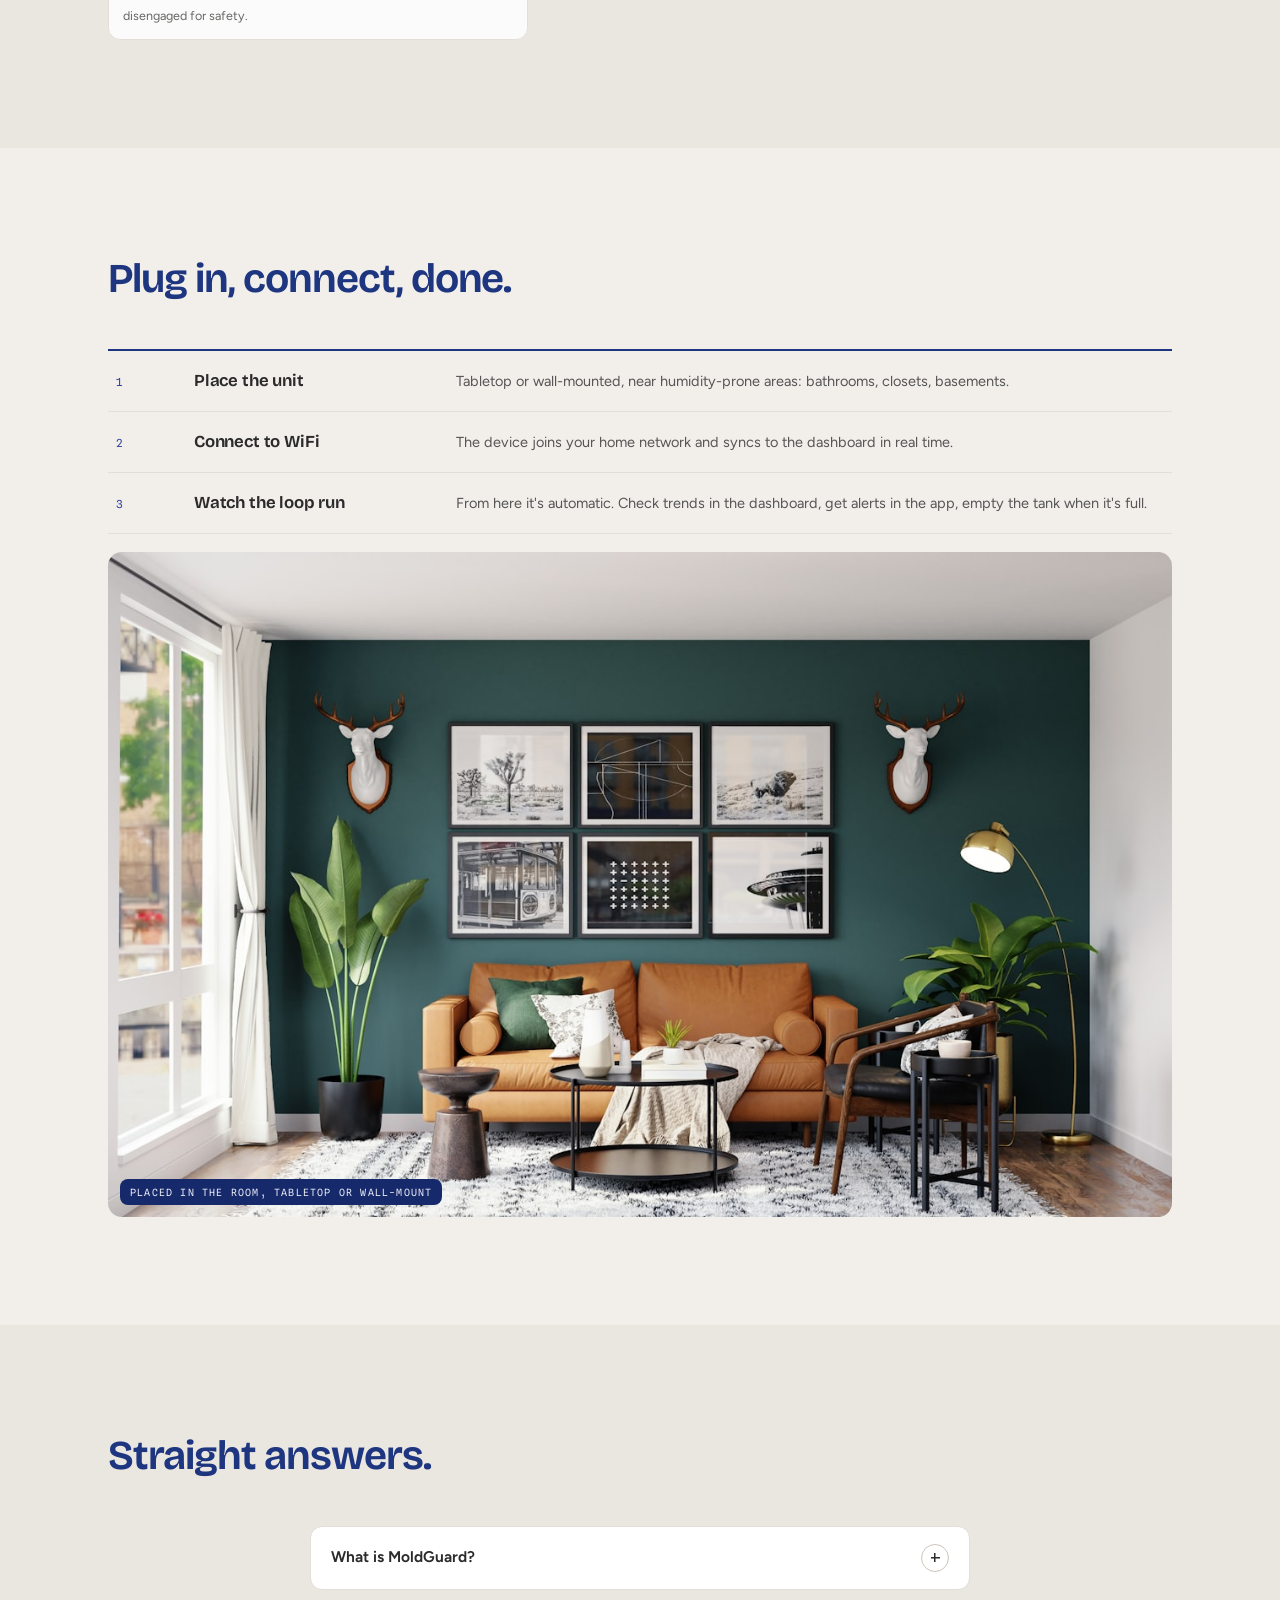
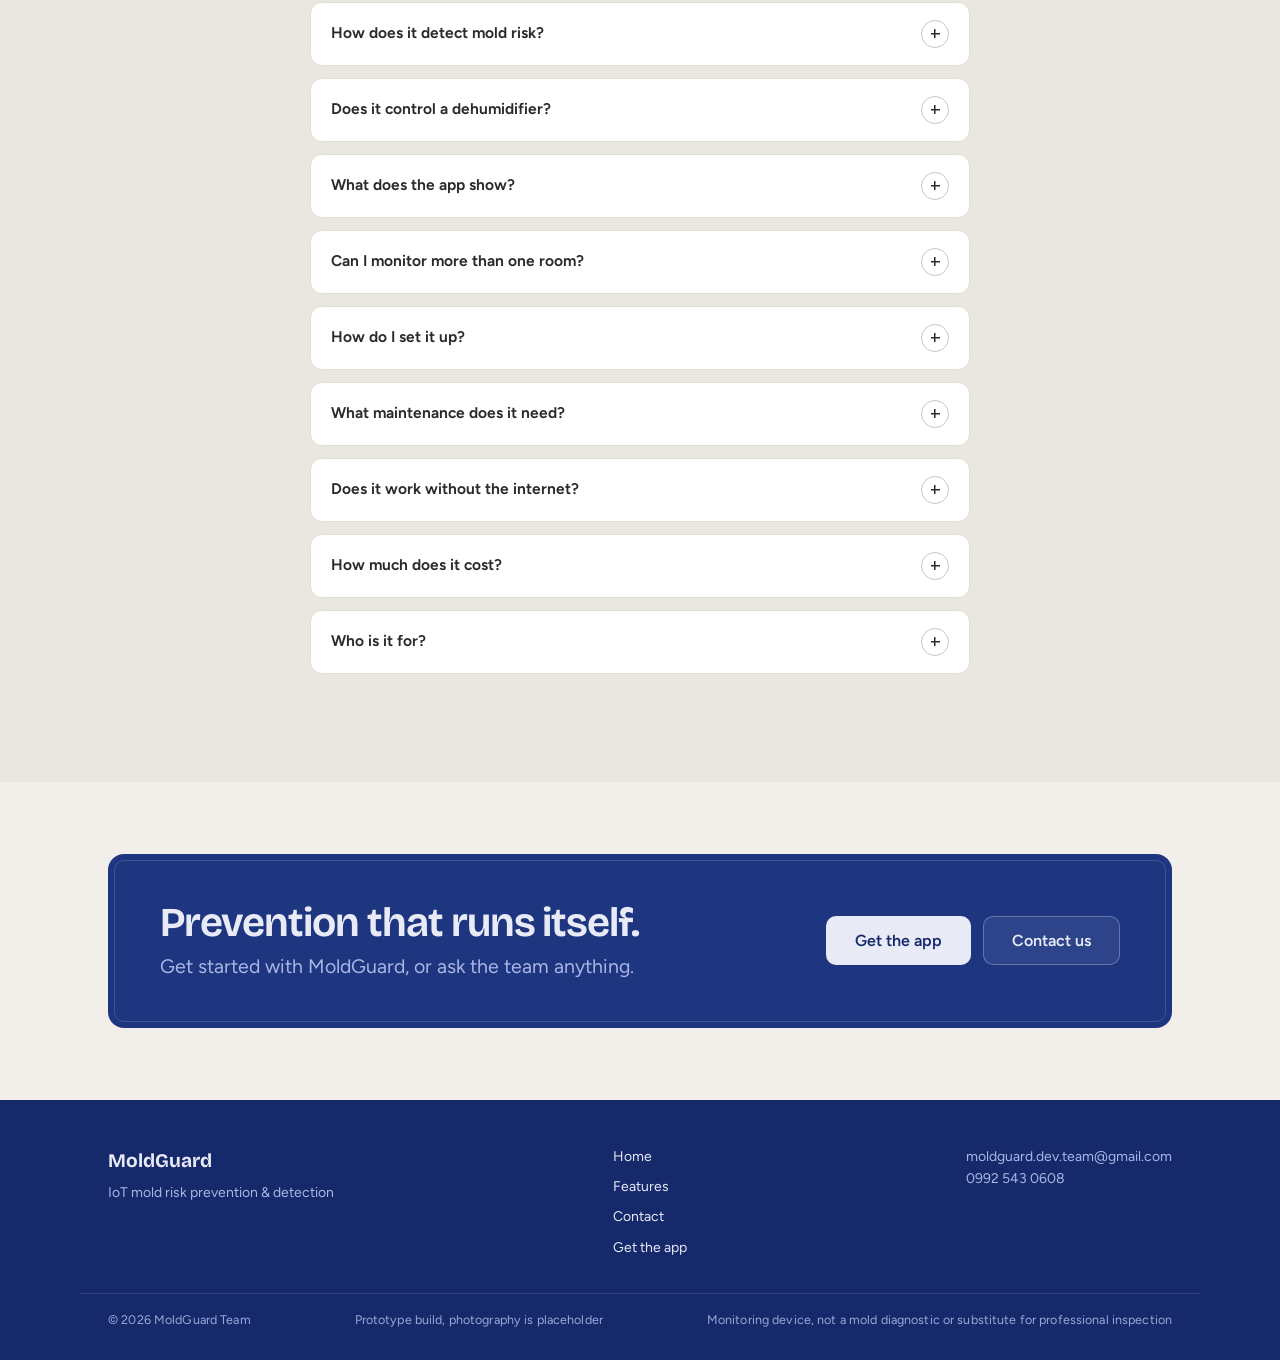
<file: how-it-works.html>
<!DOCTYPE html>
<html lang="en">
<head>
  <meta http-equiv="Cache-Control" content="no-cache, no-store, must-revalidate">
<meta charset="utf-8">
<meta name="viewport" content="width=device-width, initial-scale=1">
<link rel="icon" type="image/svg+xml" href="assets/favicon.svg">
<meta name="description" content="How MoldGuard works: sense the room, analyze the real mold risk, respond automatically, and protect with history and alerts.">
<link rel="canonical" href="https://attilahuns288452.github.io/moldguard-promo-site/how-it-works.html">
<meta property="og:type" content="article">
<meta property="og:site_name" content="MoldGuard">
<meta property="og:title" content="MoldGuard · How it works">
<meta property="og:description" content="How MoldGuard works: sense the room, analyze the real mold risk, respond automatically, and protect with history and alerts.">
<meta property="og:url" content="https://attilahuns288452.github.io/moldguard-promo-site/how-it-works.html">
<meta property="og:image" content="https://attilahuns288452.github.io/moldguard-promo-site/assets/og-card.png">
<meta property="og:image:width" content="1200">
<meta property="og:image:height" content="630">
<meta property="og:image:alt" content="MoldGuard — Know mold is coming before it shows">
<meta name="twitter:card" content="summary_large_image">
<meta name="twitter:title" content="MoldGuard · How it works">
<meta name="twitter:description" content="How MoldGuard works: sense the room, analyze the real mold risk, respond automatically, and protect with history and alerts.">
<meta name="twitter:image" content="https://attilahuns288452.github.io/moldguard-promo-site/assets/og-card.png">

<title>MoldGuard · How it works</title>
<link rel="preconnect" href="https://fonts.googleapis.com">
<link rel="preconnect" href="https://fonts.gstatic.com" crossorigin>
<link href="https://fonts.googleapis.com/css2?family=Bricolage+Grotesque:opsz,wght@12..96,500;12..96,650;12..96,700&family=Figtree:wght@400;500;600;700&family=Spline+Sans+Mono:wght@450;600&display=swap" rel="stylesheet">
<link rel="stylesheet" href="site.css?v=7">
<style>
/* ---- page-local: stage connector (between steps, not at page edges) ---- */
.stepgrid { position: relative; }
.stepgrid::before {
  content: ""; position: absolute; top: -36px; left: 50%; width: 2px; height: 36px;
  background: var(--line); transform: translateX(-50%);
}
.stepgrid:first-of-type::before { display: none; }
@media (max-width: 860px) { .stepgrid::before { display: none; } }

/* ---- page-local: stage tags 01 SENSE .. 04 PROTECT ----
   number stays mono (index rule); the word is Figtree, no extra caps styling */
.step-copy .stage-tag { letter-spacing: .02em; text-transform: none; }
.stageword { font-family: var(--font-text); font-weight: 650; font-size: 12.5px; }
.loopnode h2 { font-size: 1.2rem; margin: 6px 0 4px; max-width: none; }

/* ---- page-local: app glimpse chrome (canonical app IA, marketing density) ---- */
.app-ui { background: var(--deeper); border: 1px solid rgba(232,234,246,.14); border-radius: 20px; overflow: hidden; font-family: var(--font-text); color: var(--on-dark); }
.au-status { display: flex; justify-content: space-between; padding: 10px 14px 2px; font-size: 10px; color: var(--on-dark-2); }
.au-body { padding: 10px 14px 14px; }
.au-hi { font-size: 13.5px; font-weight: 650; color: var(--on-dark); margin-bottom: 8px; }
.au-cards { display: grid; grid-template-columns: 1fr 1fr; gap: 8px; }
.au-card { border: 1px solid rgba(232,234,246,.14); border-radius: 10px; padding: 9px 10px; display: grid; gap: 2px; }
.au-card b { font-size: 15px; font-weight: 700; color: #A6B4EC; }
.au-card small { font-size: 10px; color: var(--on-dark-2); }
.au-state { font-size: 10.5px; font-weight: 600; color: #A6B4EC; }
.au-crit b, .au-crit .au-state { color: var(--on-dark); }
.au-run { font-weight: 600; }
.au-run-on { color: #A6B4EC; }
.au-nav { display: flex; justify-content: space-between; border-top: 1px solid rgba(232,234,246,.14); padding: 8px 14px 10px; font-size: 9.5px; color: var(--on-dark-2); }
.au-nav .on { color: var(--on-dark); font-weight: 650; }

/* ---- page-local: alerts list (PROTECT) ---- */
.alert-list { display: grid; gap: 10px; max-width: 420px; }
.alert-card { background: var(--card); border: 1px solid var(--line); border-radius: 12px; padding: 12px 14px; }
.alert-card b { display: block; font-size: 13px; color: var(--ink); margin-bottom: 2px; }
.alert-card span { font-size: 12.5px; line-height: 1.45; color: var(--ink-2); }
.alert-card + .alert-card { opacity: .88; }

/* ---- page-local: dehumidifier auto mock (RESPOND) ---- */
.resp-mock { background: var(--card); border: 1px solid var(--line); border-radius: 14px; padding: 22px; }
</style>
</head>
<body>
<a class="skip" href="#main">Skip to content</a>
<!-- impeccable direction contract (seed c4ef9450, persuade), same world as index.html: see index for the full five blocks. THESIS: the loop is the page, numbered stage instruction spreads (brick-book challenger) inside the icy station world; seed key c4ef9450.
FINISH: unreviewed and undocumented is unfinished; this build ends with the finish review, the verdict, and DESIGN.md. -->


<header class="site-head">
  <nav class="site-nav page" aria-label="Main">
    <a class="logo" href="index.html" aria-label="MoldGuard home">
      <svg class="logo-mark" viewBox="0 0 34 34" fill="none" aria-hidden="true">
        <rect x="1.25" y="1.25" width="31.5" height="31.5" rx="9" stroke="#223172" stroke-width="2.5"/>
        <path d="M9.5 24 V15 a7.5 7.5 0 0 1 15 0 V24" stroke="#3F51B5" stroke-width="2.5" stroke-linecap="round"/>
        <circle cx="17" cy="24.5" r="2.6" fill="#223172"/>
      </svg>
      <span class="logo-word">MoldGuard</span>
    </a>
    <div class="navlinks">
      <a href="features.html">Features</a>
      <a href="how-it-works.html" aria-current="page">How it works</a>
      <a href="contact.html">Contact</a>
    </div>
    <a class="btn btn-primary" href="download.html">Get Started</a>
  </nav>
</header>
<main id="main">

<!-- ================= PAGE HERO ================= -->
<section class="section-tight">
  <div class="page">
    <h1>From invisible risk to handled, automatically.</h1>
    <p class="lede" style="margin-top:16px;">
      MoldGuard runs one continuous loop: monitor the room, analyze the real
      mold risk, respond on its own, and protect your home around the clock.</p>
  </div>
</section>

<!-- ================= CLOSED LOOP DIAGRAM ================= -->
<section class="section-tight" style="padding-top:8px;">
  <div class="page">
    <p style="margin-bottom:22px; font-size:16px; color:var(--ink-2);">The closed loop: <b style="color:var(--accent-ink); font-weight:600;">sense → analyze → respond → protect</b></p>
    <div class="loopline">
      <div class="loopnode">
        <span class="stage">01</span>
        <h2>SENSE</h2>
        <small style="font-family:var(--font-text); text-transform:none; letter-spacing:0; font-size:12px; color:var(--ink-3);">Humidity, temperature, VOC</small>
      </div>
      <div class="loopnode">
        <span class="stage">02</span>
        <h2>ANALYZE</h2>
        <small style="font-family:var(--font-text); text-transform:none; letter-spacing:0; font-size:12px; color:var(--ink-3);">The Mold Risk Index engine</small>
      </div>
      <div class="loopnode">
        <span class="stage">03</span>
        <h2>RESPOND</h2>
        <small style="font-family:var(--font-text); text-transform:none; letter-spacing:0; font-size:12px; color:var(--ink-3);">Dehumidifier on auto</small>
      </div>
      <div class="loopnode">
        <span class="stage">04</span>
        <h2>PROTECT</h2>
        <small style="font-family:var(--font-text); text-transform:none; letter-spacing:0; font-size:12px; color:var(--ink-3);">History, alerts, control</small>
      </div>
    </div>
    <svg class="loop-return-svg" viewBox="0 0 1080 64" width="100%" aria-hidden="true" style="display:block; margin-top:6px;">
      <path d="M 947 4 L 947 34 Q 947 48 933 48 L 147 48 Q 133 48 133 34 L 133 4"
            fill="none" stroke="#5C68A8" stroke-width="2" stroke-dasharray="5 5"/>
      <path d="M 126 12 L 133 2 L 140 12" fill="none" stroke="#5C68A8" stroke-width="2" stroke-linecap="round" stroke-linejoin="round"/>
    </svg>
  </div>
</section>

<!-- ================= STAGE 01: SENSE ================= -->
<section class="section">
  <div class="page stepgrid">
    <div class="step-copy">
      <span class="stage-tag"><i>01</i> <span class="stageword">SENSE</span></span>
      <h2>Sense the room, continuously.</h2>
      <p>A compact sensor pod watches the conditions mold actually cares about:
      relative humidity, temperature, and volatile organic compounds (VOCs).
      Humidity and temperature feed the risk engine's core inputs. VOCs add
      context, read together with everything else rather than as a verdict.</p>
    </div>
    <div class="resp-mock" aria-hidden="true">
      <svg viewBox="0 0 300 190" style="width:100%; height:auto; display:block;">
        <rect x="118" y="14" width="64" height="118" rx="14" fill="#EFECE7" stroke="#CCC5BA" stroke-width="1.5"/>
        <circle cx="150" cy="46" r="5" fill="#3F51B5"/>
        <circle cx="150" cy="66" r="5" fill="#CCC5BA"/>
        <circle cx="150" cy="86" r="5" fill="#CCC5BA"/>
        <text x="150" y="116" text-anchor="middle" font-family="Figtree" font-size="9.5" fill="#666666">Sensor pod</text>
        <line x1="150" y1="132" x2="150" y2="152" stroke="#CCC5BA" stroke-width="1.5"/>
        <path d="M96 162 h108" stroke="#E3DED6" stroke-width="1.5" stroke-linecap="round"/>
        <text x="150" y="182" text-anchor="middle" font-family="Figtree" font-size="10.5" fill="#555555">Readings stream in around the clock</text>
      </svg>
    </div>
  </div>
</section>

<!-- ================= STAGE 02: ANALYZE ================= -->
<section class="section section-alt">
  <div class="page stepgrid flip">
    <div class="step-copy">
      <span class="stage-tag"><i>02</i> <span class="stageword">ANALYZE</span></span>
      <h2>Score the risk, not just a number.</h2>
      <p>The Mold Risk Index combines humidity, temperature, and <em>how long</em> those
      conditions persist, instead of reacting to a single humidity threshold. That's
      what makes the prediction early: it catches the window where mold <em>can</em>
      start, before it does. Outdoor forecast data sharpens that window further.</p>
    </div>
    <div class="hero-stage" style="min-height:360px; place-items:center; padding:30px 24px 26px;">
      <div class="dial-wrap" style="width:100%;" aria-hidden="true">
        <svg viewBox="0 0 200 130" style="width:100%; max-width:320px;">
          <path d="M18 112 A82 82 0 0 1 56 33" stroke="#3F51B5" stroke-width="9" fill="none" stroke-linecap="round" opacity=".85"/>
          <path d="M60 30 A82 82 0 0 1 100 18" stroke="#9FB2EC" stroke-width="9" fill="none" stroke-linecap="round" opacity=".9"/>
          <path d="M104 18 A82 82 0 0 1 150 40" stroke="#223172" stroke-width="9" fill="none" stroke-linecap="round" opacity=".9"/>
          <text x="20" y="126" font-family="Figtree" font-size="10" font-weight="600" fill="#3F51B5">Low</text>
          <text x="86" y="10" font-family="Figtree" font-size="10" font-weight="600" fill="#5A67A6">Elevated</text>
          <text x="146" y="34" font-family="Figtree" font-size="10" font-weight="600" fill="#223172">High</text>
          <g class="needle"><line x1="100" y1="96" x2="100" y2="34" stroke="#223172" stroke-width="3.5" stroke-linecap="round"/></g>
          <circle cx="100" cy="96" r="7" fill="#223172"/>
          <circle cx="100" cy="96" r="3" fill="#8FA4E8"/>
          <text x="100" y="122" text-anchor="middle" font-family="Spline Sans Mono" font-size="15" font-weight="600" fill="#223172">38</text>
        </svg>
      </div>
      <div class="statline" style="margin:18px auto 0;">
        <span>Closet <b>82% RH</b></span>
        <span class="warn">26h sustained</span>
        <span>Dew point margin <b class="warn">−0.4°C</b></span>
      </div>
    </div>
  </div>
</section>

<!-- ================= STAGE 03: RESPOND ================= -->
<section class="section">
  <div class="page stepgrid">
    <div class="step-copy">
      <span class="stage-tag"><i>03</i> <span class="stageword">RESPOND</span></span>
      <h2>Act: dehumidify, no hands.</h2>
      <p>When the index crosses the risk threshold, MoldGuard switches the connected
      dehumidifier on and pulls moisture back down, closing the loop without you
      touching anything. Extracted water collects in the removable 1&nbsp;L tank,
      monitored so you're told before it's full.</p>
    </div>
    <div class="resp-mock" aria-hidden="true">
      <svg viewBox="0 0 300 190" style="width:100%; height:auto; display:block;">
        <line x1="10" y1="52" x2="64" y2="52" stroke="#3F51B5" stroke-width="2"/>
        <path d="M64 52 l-7 -4 v8 z" fill="#3F51B5"/>
        <text x="8" y="36" font-family="Figtree" font-size="9.5" fill="#666666">Risk signal</text>
        <rect x="72" y="16" width="92" height="118" rx="10" fill="#EFECE7" stroke="#CCC5BA" stroke-width="1.5"/>
        <rect x="82" y="26" width="72" height="26" rx="6" fill="#1E3680"/>
        <text x="118" y="43" text-anchor="middle" font-family="Figtree" font-size="10" font-weight="650" fill="#E8EAF6">AUTO</text>
        <g stroke="#CCC5BA" stroke-width="1.5">
          <line x1="88" y1="70" x2="138" y2="70"/>
          <line x1="88" y1="80" x2="138" y2="80"/>
          <line x1="88" y1="90" x2="138" y2="90"/>
        </g>
        <circle cx="118" cy="116" r="4" fill="#3F51B5"/>
        <text x="118" y="152" text-anchor="middle" font-family="Figtree" font-size="10" fill="#555555">Dehumidifier running on auto</text>
        <g stroke="#A6B4EC" stroke-width="1.5" fill="none" stroke-linecap="round">
          <path d="M182 62 q6 8 0 16"/>
          <path d="M192 56 q9 14 0 28"/>
          <path d="M202 50 q12 20 0 40"/>
        </g>
        <text x="182" y="106" font-family="Figtree" font-size="9" fill="#666666">Dry air out</text>
      </svg>
    </div>
  </div>
</section>

<!-- ================= STAGE 04: PROTECT ================= -->
<section class="section section-alt">
  <div class="page stepgrid flip">
    <div class="step-copy">
      <span class="stage-tag"><i>04</i> <span class="stageword">PROTECT</span></span>
      <h2>Report: see everything, anywhere.</h2>
      <p>Live status and full history live in the app and web dashboard. The moment
      risk rises, you get an alert, and the dehumidifier has already responded.
      You can step in with manual override from anywhere, any time.</p>
    </div>
    <div>
      <div class="app-ui" aria-hidden="true">
        <div class="au-status"><span>9:41</span><span>MoldGuard</span><span>&nbsp;</span></div>
        <div class="au-body">
          <p class="au-hi">Home</p>
          <div class="au-cards">
            <div class="au-card">
              <b>42%</b><span class="au-state">Safe</span>
              <small>28°C · 55% RH</small>
              <small>Living Room Pod</small>
              <small class="au-run">Standby</small>
            </div>
            <div class="au-card au-crit">
              <b>88%</b><span class="au-state">Critical</span>
              <small>30°C · 82% RH</small>
              <small>Master Bedroom Pod</small>
              <small class="au-run au-run-on">Dehumidifying</small>
            </div>
          </div>
        </div>
        <div class="au-nav"><span class="on">Home</span><span>Devices</span><span>Analytics</span><span>Alerts</span><span>Me</span></div>
      </div>
      <div class="alert-list" style="margin-top:14px;">
        <div class="alert-card">
          <b>High Condensation Risk Detected</b>
          <span>Master Bedroom sustained 80% RH at 30°C for 4+ hours. Dehumidifier auto-activated.</span>
        </div>
        <div class="alert-card">
          <b>Water Tank Near Capacity</b>
          <span>Tank at 90% capacity. Empty tank to prevent automatic system pause.</span>
        </div>
        <div class="alert-card">
          <b>Water Tank Removed</b>
          <span>Magnetic reed switch disconnected. Dehumidification relay disengaged for safety.</span>
        </div>
      </div>
    </div>
  </div>
</section>

<!-- ================= PLACEMENT & SETUP ================= -->
<section class="section">
  <div class="page">
    <div class="section-head">
      <h2>Plug in, connect, done.</h2>
    </div>
    <div class="setuprows">
      <div class="row"><span class="idx">1</span><h3>Place the unit</h3><p>Tabletop or wall-mounted, near humidity-prone areas:
        bathrooms, closets, basements.</p></div>
      <div class="row"><span class="idx">2</span><h3>Connect to WiFi</h3><p>The device joins your home network and syncs to
        the dashboard in real time.</p></div>
      <div class="row"><span class="idx">3</span><h3>Watch the loop run</h3><p>From here it's automatic. Check trends in the
        dashboard, get alerts in the app, empty the tank when it's full.</p></div>
    </div>
    <div class="photo ph-16x10" style="margin-top:18px;">
      <img src="assets/living.jpg" alt="Bright modern living room interior" loading="lazy">
      <figcaption>Placed in the room, tabletop or wall-mount</figcaption>
    </div>
  </div>
</section>

<!-- ================= FAQ ================= -->
<section class="section section-alt">
  <div class="page">
    <div class="section-head">
      <h2>Straight answers.</h2>
    </div>
    <div class="measure">
      <details class="acc">
        <summary>What is MoldGuard?</summary>
        <div class="acc-body">A compact device that watches a room's humidity, temperature,
        and air quality, scores the real mold risk, and runs a paired dehumidifier for you.
        A web dashboard and a mobile app put the full picture in your pocket.</div>
      </details>
      <details class="acc">
        <summary>How does it detect mold risk?</summary>
        <div class="acc-body">The Mold Risk Index combines humidity, temperature, and how long
        those conditions persist, instead of reacting to a single humidity threshold. That is
        what makes it early: it flags the window where mold can start, before it does.</div>
      </details>
      <details class="acc">
        <summary>Does it control a dehumidifier?</summary>
        <div class="acc-body">Yes. MoldGuard works with its paired semiconductor dehumidifier:
        the risk engine switches it on and off automatically. The system pairs with the Gaabor
        dehumidifier specified in the quote.</div>
      </details>
      <details class="acc">
        <summary>What does the app show?</summary>
        <div class="acc-body">Every room on one screen: risk state, temperature, humidity, and
        whether the dehumidifier is running. Alerts arrive the moment risk rises, and manual
        override lets you take control from anywhere whenever you want to.</div>
      </details>
      <details class="acc">
        <summary>Can I monitor more than one room?</summary>
        <div class="acc-body">Yes. The dashboard supports multi-room and multi-unit views, so
        larger households, dormitories, or property managers can watch every space side by side.</div>
      </details>
      <details class="acc">
        <summary>How do I set it up?</summary>
        <div class="acc-body">Place the unit near a humidity-prone area, connect it to your WiFi,
        and the loop starts running. Installation support and documentation handover are part of
        the deployment.</div>
      </details>
      <details class="acc">
        <summary>What maintenance does it need?</summary>
        <div class="acc-body">Periodic emptying of the 1&nbsp;L water tank (you get an alert
        before it's full) and a dedicated power source: that's the honest list, straight
        from our own comparison table.</div>
      </details>
      <details class="acc">
        <summary>Does it work without the internet?</summary>
        <div class="acc-body">The device buffers readings locally when connectivity drops
        and syncs once reconnected; the dashboard, app, and history services run
        hosted, so there's nothing to maintain on your machine.</div>
      </details>
      <details class="acc">
        <summary>How much does it cost?</summary>
        <div class="acc-body">MoldGuard builds its intelligence around an off-the-shelf
        dehumidifier with open, individually-sourced components: a fixed, itemized hardware
        cost, a single fixed development fee, full client ownership, and only minimal,
        predictable cloud service costs at small scale. Exact figures come from the team's
        quote, not published on the site.</div>
      </details>
      <details class="acc">
        <summary>Who is it for?</summary>
        <div class="acc-body">Renters, households, dormitories, and small property managers:
        anyone who wants affordable, vendor-agnostic mold monitoring without a
        building-management system built for towers.</div>
      </details>
    </div>
  </div>
</section>

<!-- ================= CTA ================= -->
<section class="section-tight">
  <div class="page">
    <div class="cta-band">
      <div>
        <h2>Prevention that runs itself.</h2>
        <p class="lede" style="margin-top:6px;">Get started with MoldGuard, or ask the team anything.</p>
      </div>
      <div style="display:flex; flex-wrap:wrap; gap:12px;">
        <a class="btn btn-light btn-lg" href="download.html">Get the app</a>
        <a class="btn btn-lg" href="contact.html" style="background:rgba(232,234,246,.08); border-color:rgba(232,234,246,.3); color:var(--on-dark);">Contact us</a>
      </div>
    </div>
  </div>
</section>

</main>
<footer class="site-foot">
  <div class="page cols">
    <div style="max-width:280px;">
      <span class="brand">MoldGuard</span>
      <p style="font-size:14px; margin-top:6px;">IoT mold risk prevention &amp; detection</p>
    </div>
    <div style="display:grid; gap:8px; font-size:14px;">
      <a href="index.html">Home</a>
      <a href="features.html">Features</a>
      <a href="contact.html">Contact</a>
      <a href="download.html">Get the app</a>
    </div>
    <div style="font-size:14px; overflow-wrap:anywhere;">
      moldguard.dev.team@gmail.com<br>
      0992 543 0608
    </div>
  </div>
  <div class="page fine" style="font-family:var(--font-text); text-transform:none; letter-spacing:.01em; font-size:12.5px;">
    <span>© 2026 MoldGuard Team</span>
    <span>Prototype build, photography is placeholder</span>
    <span>Monitoring device, not a mold diagnostic or substitute for professional inspection</span>
  </div>
</footer>
</body>
</html>
</file>
<file: site.css>
/* ============================================================
   MoldGuard promo site — styles
   WORLD: clean, clinical, trustworthy, domestic. Deep blue +
   warm off-white dominant; indigo is the only loud accent
   (Canva deck palette: paper #F2EFEB, deep #1E3680, accent #3F51B5).
   Severity (risk states) is communicated via typography and
   contrast only — never colored lamps.
   TYPE: Bricolage Grotesque (display) · Figtree (text)
         · Spline Sans Mono (measurements and row indices only)
   ============================================================ */

:root {
  --paper: #F2EFEB;          /* warm off-white ground (Canva reference) */
  --paper-deep: #EAE6E0;   /* alternate section band */     /* subtle band tint */
  --surface: #EFECE7;        /* inputs, subtle fills */
  --card: #ffffff;
  --line: #E3DED6;
  --line-strong: #CCC5BA;
  --ink-soft: #666666;          /* muted gray alias (legacy token name; other pages use it) */
  --ink-strong: #555555;     /* muted gray alias (legacy token name; other pages use it) */
  --deep: #1E3680;           /* deep blue: headings, dark bands, footer, phone chrome */
  --deeper: #16296B;         /* footer / phone-inset only */
  --ink: #2B2B2B;
  --ink-2: #555555;
  --ink-3: #666666;
  --accent: #3F51B5;         /* MoldGuard indigo — primary CTA, key data, active states */
  --accent-ink: #2F3F9E;     /* indigo on light backgrounds; CTA fill (white text 7.7:1) */
  --on-dark: #E8EAF6;
  --on-dark-2: #AAB6E4;
  --font-display: "Bricolage Grotesque", "Archivo", sans-serif;
  --font-text: "Figtree", "Schibsted Grotesk", system-ui, sans-serif;
  --font-mono: "Spline Sans Mono", ui-monospace, monospace;
  --shadow-card: 0 1px 2px rgba(30,54,128,.05), 0 10px 26px -20px rgba(30,54,128,.30);
  --shadow-pop: 0 1px 3px rgba(30,54,128,.06), 0 18px 40px -26px rgba(30,54,128,.35);
}

* { box-sizing: border-box; margin: 0; padding: 0; }
html { scroll-padding-top: 84px; }

/* skip link (a11y) */
.skip {
  position: absolute; left: -9999px; top: 0; z-index: 100;
  background: var(--deep); color: var(--on-dark); padding: 10px 18px;
  border-radius: 0 0 10px 0; font-weight: 600; text-decoration: none;
}
.skip:focus { left: 0; }

/* live-dot signal lamp (used by hero-tag + dashboards) */
.live-dot {
  width: 8px; height: 8px; border-radius: 50%; background: var(--accent);
  display: inline-block; flex: none;
  box-shadow: 0 0 10px rgba(63,81,181,.9);
}
body {
  font-family: var(--font-text);
  color: var(--ink);
  background: var(--paper);
  line-height: 1.6;
  font-size: 16.5px;
  -webkit-font-smoothing: antialiased;
}
.page { max-width: 1120px; margin: 0 auto; padding: 0 28px; }
a { color: inherit; }
img { display: block; max-width: 100%; }
::selection { background: var(--deep); color: var(--on-dark); }

h1, h2, h3 { font-family: var(--font-display); letter-spacing: -.025em; }
h1 { font-size: clamp(2.75rem, 5.8vw, 4.6rem); line-height: 1.02; font-weight: 700; letter-spacing: -.032em; max-width: 15ch; color: var(--deep); }
h2 { font-size: clamp(1.9rem, 3.2vw, 2.7rem); line-height: 1.1; font-weight: 650; margin-bottom: 14px; letter-spacing: -.025em; max-width: 24ch; color: var(--deep); }
h3 { font-size: 1.13rem; font-weight: 650; letter-spacing: -.01em; }
.lede { font-size: 1.22rem; color: var(--ink-2); max-width: 560px; line-height: 1.58; }
.measure { max-width: 660px; margin-left: auto; margin-right: auto; }

/* ---- mono readouts (data only: statline, badges, captions) ---- */
.readout {
  font-family: var(--font-mono); font-size: 11.5px; font-weight: 500;
  letter-spacing: .14em; text-transform: uppercase; color: var(--ink-3);
}
.readout b { color: var(--accent-ink); font-weight: 600; }
.on-dark .readout { color: var(--on-dark-2); }

/* ---- sections ---- */
.section { padding: 108px 0; }
.section-tight { padding: 72px 0; }
.section-flush { padding: 0; }
.section-alt {
  background: var(--paper-deep);
}
.section-head { max-width: 720px; margin-bottom: 48px; }
.section-head .lede { margin-top: 8px; }

/* ================= header / nav ================= */
.site-head {
  position: sticky; top: 0; z-index: 40;
  background: rgba(242,239,235,.88); backdrop-filter: blur(10px);
  border-bottom: 1px solid var(--line);
}
.site-nav { display: flex; align-items: center; gap: 32px; padding: 18px 0; }
.logo { display: inline-flex; align-items: center; gap: 11px; text-decoration: none; }
.logo-mark { width: 34px; height: 34px; flex: none; }
.logo-word { font-family: var(--font-display); font-weight: 700; font-size: 1.22rem; letter-spacing: -.02em; color: var(--ink); }
.navlinks { display: flex; gap: 32px; margin-left: auto; font-size: 14.5px; font-weight: 550; letter-spacing: .01em; }
.navlinks a { text-decoration: none; color: var(--ink-2); padding: 4px 0; border-bottom: 2px solid transparent; }
.navlinks a:hover { color: var(--ink); }
.navlinks a[aria-current="page"] { color: var(--ink); border-bottom-color: var(--accent); }
@media (max-width: 700px) {
  .site-nav { flex-wrap: wrap; gap: 8px 16px; padding: 14px 28px; }
  .navlinks { display: flex; order: 3; width: 100%; gap: 8px; font-size: 13.5px; margin-left: 0; }
  .navlinks a { padding: 10px 0; flex: 1; text-align: center; }
  .site-nav .btn { margin-left: auto; padding: 10px 18px; font-size: 14px; }
  .btn-ghost.btn-lg { width: 100%; justify-content: center; }
  .site-foot .fine { font-size: 10px; line-height: 1.7; }
}

/* ================= buttons ================= */
.btn {
  display: inline-flex; align-items: center; gap: 9px;
  padding: 11px 22px; border-radius: 9px; border: 1px solid transparent;
  background: var(--ink-soft); color: #fff;
  font-family: var(--font-text); font-weight: 600; font-size: 15px; line-height: 1.2;
  text-decoration: none; cursor: pointer; white-space: nowrap;
}
.btn:hover { background: var(--ink-strong); }
.btn-primary { background: var(--accent-ink); }
.btn-primary:hover { background: var(--deep); box-shadow: var(--shadow-card); }
.btn-ghost { background: var(--card); color: var(--ink); border-color: var(--line-strong); }
.btn-ghost:hover { border-color: var(--ink-soft); box-shadow: var(--shadow-card); }
.btn-light { background: var(--on-dark); color: var(--deeper); }
.btn-ghost-dark { background: rgba(232,234,246,.08); border: 1px solid rgba(232,234,246,.35); color: var(--on-dark); }
.btn-light:hover { background: #fff; box-shadow: 0 10px 30px -12px rgba(30,54,128,.5); }
.btn-lg { padding: 14px 28px; font-size: 16px; border-radius: 10px; }
.btn[disabled], .btn.is-soon { opacity: .55; cursor: default; }
.btn[disabled]:hover, .btn.is-soon:hover { transform: none; box-shadow: none; }
:focus-visible { outline: 2.5px solid var(--accent-ink); outline-offset: 2px; border-radius: 4px; }

/* ================= chips ================= */
/* ================= cards ================= */
.card {
  background: var(--card); border: 1px solid var(--line); border-radius: 12px;
  padding: 24px;
}
.card p { font-size: 14.5px; color: var(--ink-2); }
.card h3 { margin-bottom: 7px; }
.card-deep { background: var(--deep); color: var(--on-dark); border-color: rgba(232,234,246,.14); }
.card-deep p { color: var(--on-dark-2); }
.card-deep h3 { color: var(--on-dark); }

.grid { display: grid; gap: 18px; }
.grid-2 { grid-template-columns: repeat(2, 1fr); }
.grid-3 { grid-template-columns: repeat(3, 1fr); }
.grid-4 { grid-template-columns: repeat(4, 1fr); }
@media (max-width: 900px) { .grid-3, .grid-4 { grid-template-columns: repeat(2, 1fr); } }
@media (max-width: 580px) { .grid-2, .grid-3, .grid-4 { grid-template-columns: 1fr; } .section, .section-tight { padding: 68px 0; } }
/* grid children must be allowed to shrink below content min-content (long emails/URLs) */
.grid-2 > *, .grid-3 > *, .grid-4 > * { min-width: 0; }
.swipe-note { display: none; font-size: 13px; color: var(--ink-3); margin: 0 0 10px; }
@media (max-width: 580px) { .swipe-note { display: block; } }
.mono { overflow-wrap: anywhere; }   /* anywhere (not break-word): actually reduces min-content so grid cells can shrink */
.rows .row > * { min-width: 0; }

/* ================= tide-table rows ================= */
.rows { border-top: 2px solid var(--deep); margin-top: 8px; }
.row { display: grid; grid-template-columns: 76px 250px 1fr; gap: 22px; padding: 17px 8px 16px; border-bottom: 1px solid var(--line); align-items: baseline; }
.row .idx { font-family: var(--font-mono); font-size: 11px; letter-spacing: .16em; text-transform: uppercase; color: var(--accent-ink); }
.row h3 { margin: 0; font-size: 1.05rem; }
.row p { font-size: 14.5px; color: var(--ink-2); margin: 0; }
@media (max-width: 780px) { .row { grid-template-columns: 56px 1fr; } .row p { grid-column: 2; } }

/* ---- mono spec line ---- */
.specline { font-family: var(--font-mono); font-size: 11.5px; letter-spacing: .1em; text-transform: uppercase; color: var(--ink-strong); margin-top: 14px; }

/* ---- trio: one instrument strip, three hairline columns ---- */
@media (max-width: 860px) { .trio { grid-template-columns: 1fr; } .trio > div + div { border-left: none; border-top: 1px solid var(--line); } }

/* ---- full-width statement band ---- */
.statement { background: var(--deep); color: var(--on-dark); border-radius: 14px; padding: 32px 38px; display: flex; flex-wrap: wrap; gap: 14px 44px; align-items: center; justify-content: space-between; }
.statement h3 { font-size: clamp(1.5rem, 2.8vw, 2.15rem); letter-spacing: -.02em; margin: 0; }
.statement p { color: var(--on-dark-2); max-width: 54ch; font-size: 15px; margin: 0; }
.statement .specline { color: #A6B4EC; margin: 0; }

/* ---- threshold ruler ---- */
.threshold { margin: 26px 0 34px; }
.threshold svg { width: 100%; height: auto; display: block; }

/* ================= photos ================= */
.photo { border-radius: 14px; overflow: hidden; position: relative; background: var(--paper-deep); }
.photo img { width: 100%; height: 100%; object-fit: cover; }
.photo figcaption {
  position: absolute; left: 12px; bottom: 12px;
  font-family: var(--font-mono); font-size: 10px; letter-spacing: .12em; text-transform: uppercase;
  color: var(--on-dark); background: var(--deeper);
  padding: 5px 10px; border-radius: 8px;
}
.ph-16x10 { aspect-ratio: 16/10; }
.ph-4x3 { aspect-ratio: 4/3; }
.ph-1x1 { aspect-ratio: 1/1; }

/* ================= risk dial ================= */
.dial-wrap { display: grid; place-items: center; }
.needle { transform-origin: 100px 96px; }


/* ================= stat strip (hero readout) ================= */
.statline {
  display: flex; flex-wrap: wrap; gap: 8px 26px; align-items: center;
  font-family: var(--font-mono); font-size: 12.5px; letter-spacing: .1em; text-transform: uppercase;
  color: var(--ink-2); background: var(--surface);
  border: 1px solid var(--line);  border-radius: 12px; padding: 12px 18px;
  width: fit-content;
}
.statline b { color: var(--ink); font-weight: 600; }
.statline .warn { color: var(--ink-strong); font-weight: 600; }

/* ================= hero composite ================= */
.hero-grid { display: grid; grid-template-columns: 1.05fr .95fr; gap: 64px; align-items: center; }
@media (max-width: 900px) { .hero-grid { grid-template-columns: 1fr; gap: 40px; } }
.hero-stage {
  position: relative; border-radius: 18px; overflow: hidden;
  background: linear-gradient(180deg, #EEF1F8 0%, var(--paper-deep) 100%);
  border: 1px solid var(--line);
  padding: 40px 28px 0;
  min-height: 500px; display: grid; place-items: end center;
}
.hero-stage::after {
  content: ""; position: absolute; left: 24px; right: 24px; bottom: 58px; height: 1px;
  background: var(--line-strong);
}
.hero-stage .device-svg { width: min(320px, 74%); height: auto; position: relative; z-index: 1; }
.phone-float {
  position: absolute; right: 24px; bottom: 30px; z-index: 2;
  width: 168px; border-radius: 26px; border: 1px solid var(--line-strong);
  background: var(--deeper); box-shadow: var(--shadow-card); overflow: hidden;
}
.hero-dim-l { left: 26px; bottom: 96px; }
.hero-dim-r { right: 26px; bottom: 96px; text-align: right; }
@media (max-width: 480px) { .hero-dim { display: none; } }
@media (max-width: 480px) { .phone-float { width: 128px; right: 12px; bottom: 14px; } .hero-stage { min-height: 380px; } }

/* phone mock (reused) */

/* labeled app preview (download page) */

/* ================= station log (problem) ================= */
@media (max-width: 860px) { .log-row { grid-template-columns: 1fr auto; } .log-row .log-time { grid-column: 1 / -1; } .log-row p { grid-column: 1 / -1; } }

/* ================= loop diagram ================= */
.loopline { display: grid; grid-template-columns: repeat(4, 1fr); gap: 0; }
.loopnode {
  min-width: 0; text-align: left;
  border-top: 3px solid var(--deep);
  padding: 18px 18px 6px; position: relative;
}
.loopnode + .loopnode { border-left: 1px solid var(--line); }
.loopnode::after {
  content: ""; position: absolute; right: -5px; top: 34px; width: 8px; height: 8px;
  border-top: 2px solid var(--ink-soft); border-right: 2px solid var(--ink-soft);
  transform: rotate(45deg);
}
.loopnode:last-child::after { display: none; }
.loopnode .stage { font-family: var(--font-mono); font-size: 10px; letter-spacing: .16em; color: var(--accent-ink); text-transform: uppercase; }
.loopnode h3 { margin: 6px 0 4px; font-size: 1.2rem; }
.loopnode small { display: block; font-family: var(--font-mono); font-size: 10.5px; letter-spacing: .06em; color: var(--ink-3); text-transform: uppercase; margin-top: 2px; padding-bottom: 14px; }
.loop-return-svg { width: 100%; height: auto; }
@media (max-width: 820px) {
  .loopline { grid-template-columns: 1fr 1fr; }
  .loopnode { border-left: none !important; border-top: 3px solid var(--deep); padding-left: 0; }
  .loopnode::after { display: none; }
}
@media (max-width: 480px) {
  .loopline { grid-template-columns: 1fr; }
}

/* ================= dashboard mock ================= */
.dash { max-width: 640px; margin: 0 auto; width: 100%; background: #EAF1F4; border: 1px solid var(--line); border-radius: 18px; overflow: hidden; }
.dash .d-top { display: flex; align-items: center; gap: 8px; padding: 11px 16px; border-bottom: 1px solid var(--line); }
.dash .d-dot { width: 8px; height: 8px; border-radius: 50%; background: var(--line-strong); }
.dash .d-title { margin-left: 6px; color: var(--ink-3); }
.dash .d-live { margin-left: auto; display: inline-flex; align-items: center; gap: 6px; color: var(--accent-ink); }
.dash .d-body { display: grid; grid-template-columns: 192px 1fr; }
.dash .d-chart { padding: 14px 16px 10px; }
.dash .d-side { border-left: 1px solid var(--line); padding: 14px 14px; display: grid; gap: 9px; align-content: start; }
.dash .d-hero-metric { border-bottom: 1px solid var(--line); padding: 2px 2px 12px; margin-bottom: 4px; }
.d-hero-label { display: block; font-size: 12px; color: var(--ink-3); }
.d-hero-num { display: block; font-family: var(--font-mono); font-size: 44px; font-weight: 600; color: var(--deep); line-height: 1.1; margin-top: 4px; }
.d-room { display: flex; justify-content: space-between; align-items: center; gap: 8px; border: 1px solid var(--line); border-radius: 9px; padding: 8px 10px; color: var(--ink-2); background: var(--card); }
.dash .d-badge { border-radius: 99px; padding: 2px 8px; font-weight: 700; font-size: 9px; }
.dash .d-low { background: rgba(63,81,181,.10); color: var(--accent-ink); }
.dash .d-elev { background: rgba(63,81,181,.22); color: var(--deep); }
.dash .d-high { background: var(--deep); color: #ffffff; }
.dash .d-kpi { display: flex; gap: 18px; padding: 0 16px 14px; color: var(--ink-3); }
.dash .d-kpi b { display: block; color: var(--ink); font-size: 13px; letter-spacing: .04em; }
@media (max-width: 560px) { .dash .d-body { grid-template-columns: 1fr; } .dash .d-side { border-left: none; border-top: 1px solid var(--line); } }

/* ================= device render SVG sizing ================= */
.device-svg { width: 100%; height: auto; }

/* ================= feature bento ================= */
.feat-grid { display: grid; grid-template-columns: repeat(3, 1fr); gap: 18px; }
.feat-grid .span-2 { grid-column: span 2; }
.feat-grid .span-3 { grid-column: 1 / -1; }
@media (max-width: 900px) { .feat-grid { grid-template-columns: 1fr 1fr; } .feat-grid .span-2 { grid-column: span 2; }
.feat-grid .span-3 { grid-column: 1 / -1; } }
@media (max-width: 580px) { .feat-grid { grid-template-columns: 1fr; } .feat-grid .span-2 { grid-column: span 1; } .feat-grid .span-3 { grid-column: span 1; } }
.feat-num { font-family: var(--font-mono); font-size: 10.5px; letter-spacing: .18em; color: var(--accent-ink); text-transform: uppercase; margin-bottom: 10px; }
.card-deep .feat-num { color: #A6B4EC; }

/* ================= comparison table ================= */
.tablewrap { overflow-x: auto; border: 1px solid var(--line); border-radius: 12px; background: var(--card); }
.compare { width: 100%; border-collapse: collapse; font-size: 14px; min-width: 640px; }
.compare th, .compare td { padding: 15px 18px; text-align: left; vertical-align: top; border-bottom: 1px solid var(--line); }
.compare thead th { font-family: var(--font-mono); font-size: 11px; letter-spacing: .12em; text-transform: uppercase; color: var(--ink-3); background: var(--surface); font-weight: 600; }
.compare tbody tr:last-child td { border-bottom: none; }
.compare .col-hl { background: #E9ECF9; }
.compare .row-hl td { background: #E9ECF9; border-top: 1px solid var(--line-strong); }
.compare .ours-tag {
  display: inline-block; font-family: var(--font-mono); font-size: 9.5px; letter-spacing: .14em;
  text-transform: uppercase; color: #fff; background: var(--accent-ink);
  border-radius: 99px; padding: 2px 8px; margin-left: 8px; vertical-align: 2px;
}
.tick { color: var(--accent-ink); font-weight: 700; }
.dash-mark { color: var(--ink-3); }

/* ================= accordions ================= */
.acc { background: var(--card); border: 1px solid var(--line); border-radius: 12px; }
.acc + .acc { margin-top: 12px; }
.acc summary {
  padding: 17px 20px; font-weight: 650; cursor: pointer; list-style: none;
  display: flex; justify-content: space-between; gap: 14px; align-items: center;
  font-size: 15.5px;
}
.acc summary::-webkit-details-marker { display: none; }
.acc summary::after {
  content: ""; width: 26px; height: 26px; flex: none; border-radius: 50%;
  border: 1.5px solid var(--line-strong); position: relative;
  background: linear-gradient(var(--ink) 0 0) center/9px 1.5px no-repeat,
              linear-gradient(var(--ink) 0 0) center/1.5px 9px no-repeat;
}
.acc[open] summary::after { background: linear-gradient(var(--ink) 0 0) center/9px 1.5px no-repeat; }
.acc .acc-body { padding: 0 20px 18px; font-size: 14.5px; color: var(--ink-2); max-width: 68ch; }

/* ================= steps (how it works) ================= */
.stepgrid { display: grid; grid-template-columns: 1fr 1fr; gap: 44px; align-items: center; }
.stepgrid.flip .step-copy { order: 2; }
@media (max-width: 860px) { .stepgrid { grid-template-columns: 1fr; gap: 26px; } .stepgrid.flip .step-copy { order: 0; } }
.step-copy .stage-tag {
  display: inline-flex; align-items: center; gap: 9px;
  font-family: var(--font-mono); font-size: 11px; letter-spacing: .16em; text-transform: uppercase;
  color: var(--accent-ink); margin-bottom: 14px;
}
.step-copy .stage-tag i {
  width: 26px; height: 26px; border-radius: 50%; background: var(--deep); color: var(--on-dark);
  display: grid; place-items: center; font-style: normal; font-size: 11px; letter-spacing: 0;
}
.step-copy p { color: var(--ink-2); font-size: 16px; max-width: 56ch; }

/* ================= setup: instruction rows ================= */
.setuprows { border-top: 2px solid var(--deep); margin-top: 8px; }
.setuprows .row { grid-template-columns: 56px 240px 1fr; }

/* ================= duo: two-column instrument panel ================= */
.duo { display: grid; grid-template-columns: 1fr 1fr; background: var(--card); border: 1px solid var(--line); border-radius: 14px; overflow: hidden; }
.duo > div { padding: 28px; }
.duo > div + div { border-left: 1px solid var(--line); }
@media (max-width: 860px) { .duo { grid-template-columns: 1fr; } .duo > div + div { border-left: none; border-top: 1px solid var(--line); } }

/* ================= roster: tide-table team grid ================= */
.roster { display: grid; grid-template-columns: repeat(4, 1fr); border-top: 2px solid var(--deep); margin-top: 8px; }
.roster > div { padding: 18px 16px 16px; border-bottom: 1px solid var(--line); border-right: 1px solid var(--line); }
.roster > div:nth-child(4n) { border-right: none; }
.roster .avatar { width: 44px; height: 44px; font-size: .88rem; margin-bottom: 10px; }
.roster h3 { font-size: .96rem; margin-bottom: 2px; }
.roster .role { font-size: 10px; }
@media (max-width: 900px) { .roster { grid-template-columns: repeat(2, 1fr); } .roster > div:nth-child(4n) { border-right: 1px solid var(--line); } .roster > div:nth-child(2n) { border-right: none; } }
@media (max-width: 540px) { .roster { grid-template-columns: 1fr; } .roster > div { border-right: none; } }

/* ================= overlay card on photo ================= */
.float-card {
  position: absolute; left: 18px; bottom: 18px;
  display: inline-flex; align-items: center; gap: 11px;
  background: var(--deeper); color: var(--on-dark); border-radius: 13px;
  padding: 12px 17px; border: 1px solid rgba(232,234,246,.15);
  font-family: var(--font-mono); font-size: 11px; letter-spacing: .12em; text-transform: uppercase;
}
.float-card i { width: 9px; height: 9px; border-radius: 50%; background: var(--accent); box-shadow: 0 0 10px rgba(63,81,181,.9); }

/* ================= forms ================= */
.field { margin-bottom: 16px; }
.field label { display: block; font-size: 13.5px; font-weight: 650; margin-bottom: 7px; }
.field label .opt { font-weight: 450; color: var(--ink-3); }
.field input, .field select, .field textarea {
  width: 100%; border: 1.5px solid var(--line-strong); border-radius: 11px;
  background: var(--surface); min-height: 46px; padding: 11px 14px;
  color: var(--ink); font-size: 15px; font-family: inherit; transition: border-color .15s ease;
}
.field input:focus, .field select:focus, .field textarea:focus {
  outline: none; border-color: var(--accent); box-shadow: 0 0 0 3.5px rgba(63,81,181,.16);
}
.field textarea { min-height: 120px; resize: vertical; }
.field ::placeholder { color: #948E86; }
.form-card { padding: 28px; }
.form-note { font-size: 12.5px; color: var(--ink-3); margin-top: 14px; }

/* team avatars */
.avatar {
  width: 62px; height: 62px; border-radius: 50%; margin-bottom: 12px;
  background: linear-gradient(150deg, var(--ink-soft), var(--deep));
  color: var(--on-dark); display: grid; place-items: center;
  font-family: var(--font-display); font-weight: 700; font-size: 1.05rem; letter-spacing: .02em;
  border: 1px solid rgba(232,234,246,.25);
}
.person .role { font-family: var(--font-mono); font-size: 10.5px; letter-spacing: .1em; text-transform: uppercase; color: var(--ink-3); margin-top: 4px; }
.person h3 { font-size: 1rem; }
.person p { font-size: 13.5px; }

/* ================= CTA band ================= */
.cta-band {
  background: var(--deep);
  border-radius: 16px;
  padding: 46px 52px; color: var(--on-dark);
  display: flex; flex-wrap: wrap; gap: 26px; align-items: center; justify-content: space-between;
  outline: 1px solid rgba(232,234,246,.16); outline-offset: -7px;
}
.cta-band h2 { color: var(--on-dark); margin-bottom: 6px; }
.cta-band .lede { color: var(--on-dark-2); }
.cta-band .chips { margin: 0; position: relative; z-index: 1; }
.cta-band > div:first-child { position: relative; z-index: 1; }
@media (max-width: 700px) { .cta-band { padding: 38px 30px; } .cta-band > div:last-child { margin-inline: auto; } }

/* ================= download page ================= */
.qr-card { padding: 36px 32px 30px; text-align: center; }
.qr-frame {
  width: 260px; height: 260px; margin: 0 auto 20px;
  background: #fff; border: 1.5px solid var(--line-strong); border-radius: 18px;
  display: grid; place-items: center; padding: 18px;
  box-shadow: inset 0 0 0 1px var(--paper-deep);
}
.qr-frame svg, .qr-frame img { width: 100%; height: 100%; image-rendering: pixelated; }
.qr-card .form-note { max-width: 34ch; margin-left: auto; margin-right: auto; }
.dl-hero { display: grid; justify-items: center; text-align: center; gap: 8px; }
.dl-hero h1 { margin: 0; }
.dl-hero .lede { margin: 0 0 26px; }
.dl-cluster { display: grid; justify-items: center; gap: 18px; }
.dl-scan { font-size: 15px; font-weight: 600; color: var(--ink); margin: 0; }
.dl-cluster .store-badges { justify-content: center; }
.dl-cluster .qr-frame { margin: 0; }
.dl-hero { margin-bottom: -32px; }
.dl-cluster { display: grid; justify-items: center; gap: 18px; }
.dl-scan { font-size: 15px; font-weight: 600; color: var(--ink); margin: 0; }
.dl-cluster .store-badges { margin-top: 4px; justify-content: center; }
.dl-cluster .qr-frame { margin: 0; }
.dl-hero { margin-bottom: -32px; }
@media (max-width: 860px) { .dl-hero { gap: 8px; } .dl-hero h1, .dl-hero .lede { max-width: 30ch; } }


/* ================= footer ================= */
.site-foot { background: var(--deeper); color: var(--on-dark-2); }
.site-foot .cols { display: flex; flex-wrap: wrap; gap: 30px; justify-content: space-between; padding: 46px 28px 8px; }
.site-foot a { color: var(--on-dark); text-decoration: none; }
.site-foot a:hover { color: #A6B4EC; }
.site-foot .brand { font-family: var(--font-display); font-weight: 700; color: var(--on-dark); font-size: 1.2rem; }
.site-foot .mono { font-family: var(--font-mono); font-size: 12.5px; letter-spacing: .04em; }
.site-foot .fine { border-top: 1px solid rgba(232,234,246,.12); margin-top: 26px; padding: 16px 0 30px; font-family: var(--font-mono); font-size: 10.5px; letter-spacing: .1em; text-transform: uppercase; color: rgba(170,182,228,.9); display: flex; flex-wrap: wrap; gap: 8px 24px; justify-content: space-between; padding-left: 28px; padding-right: 28px; }

/* ============================================================
   index.html — v3 editorial landing
   Palette tokens live in :root (shared, additive-safe). Classes
   below are index-scoped; shared grammar (.rows, .dash,
      .dl-*, .store-badges) is defined above and owned by the other
   pages.
   ============================================================ */

/* ---- hero: light editorial split ---- */
.hero-grid--device { max-width: 1120px; grid-template-columns: 1.02fr .98fr; gap: 56px; align-items: center; }
@media (max-width: 900px) { .hero-grid--device { grid-template-columns: 1fr; gap: 40px; } }
.showcase {
  position: relative; border-radius: 20px; overflow: hidden;
  background: var(--card); border: 1px solid var(--line);
  padding: 34px 26px 0; min-height: 470px;
  display: grid; place-items: end center;
  box-shadow: var(--shadow-card);
}
.showcase::after {
  content: ""; position: absolute; left: 24px; right: 24px; bottom: 0; height: 1px;
  background: var(--line);
}
.showcase .device-svg { width: min(330px, 76%); height: auto; position: relative; z-index: 1; }
.showcase-phone {
  position: absolute; right: 18px; bottom: 18px; z-index: 2;
  width: 168px; border-radius: 26px; overflow: hidden;
  border: 6px solid #0A0A0A;
  background: var(--deeper); box-shadow: 0 22px 48px rgba(30,54,128,.28);
}
@media (max-width: 480px) { .showcase { min-height: 360px; padding: 24px 16px 0; } .showcase-phone { width: 162px; right: 12px; bottom: 12px; } }

/* category line above h1 (quiet, Figtree, not mono, not uppercase) */
.hero-cat { font-size: 1.02rem; font-weight: 500; color: var(--ink-3); margin-bottom: 16px; }

/* ---- problem: editorial numbered list ---- */
.problist { display: grid; grid-template-columns: 1fr 1fr; border-top: 2px solid var(--deep); }
.problist .prob { padding: 20px 26px 22px; border-bottom: 1px solid var(--line); min-width: 0; }
.problist .prob:nth-child(odd) { border-right: 1px solid var(--line); padding-left: 0; }
.problist .prob:nth-child(even) { padding-right: 0; }
.prob .num { font-family: var(--font-mono); font-size: 12px; letter-spacing: .1em; color: var(--accent-ink); display: block; margin-bottom: 8px; }
.prob h3 { font-size: 1.08rem; margin-bottom: 6px; }
.prob p { font-size: 14.5px; color: var(--ink-2); margin: 0; max-width: 44ch; }
@media (max-width: 760px) {
  .problist { grid-template-columns: 1fr; }
  .problist .prob { border-right: none !important; padding-left: 0; padding-right: 0; }
}

/* ---- solution: product flow diagram ---- */
.flow-wrap { max-width: 920px; margin: 0 auto; }
.flow-svg { display: block; width: 100%; height: auto; }
.flow-lede { max-width: 640px; margin: 6px auto 0; text-align: center; color: var(--ink-2); font-size: 15.5px; }
.flow-note { margin: 10px 0 0; text-align: center; font-size: 12px; color: var(--ink-3); }

/* ---- signature steps: Sense. Score. Act. ---- */
.steps3 { display: grid; grid-template-columns: repeat(3, 1fr); border-top: 2px solid var(--deep); }
.steps3 .step { padding: 20px 26px 8px; min-width: 0; }
.steps3 .step + .step { border-left: 1px solid var(--line); }
.steps3 .step:nth-child(1) { padding-left: 0; }
.steps3 .step:last-child { padding-right: 0; }
.steps3 .num { font-family: var(--font-mono); font-size: 12px; letter-spacing: .1em; color: var(--accent-ink); display: block; margin-bottom: 10px; }
.steps3 h3 { font-size: 1.3rem; margin-bottom: 10px; }
.steps3 ul { list-style: none; }
.steps3 li { font-size: 14.5px; color: var(--ink-2); padding: 5px 0; border-top: 1px solid var(--line); }
.steps3 li:first-child { border-top: none; }
@media (max-width: 760px) {
  .steps3 { grid-template-columns: 1fr; }
  .steps3 .step { padding-left: 0 !important; padding-right: 0 !important; border-left: none !important; padding-bottom: 18px; }
}

/* ---- features: editorial two-column numbered list ---- */
.featlist { display: grid; grid-template-columns: 1fr 1fr; column-gap: 56px; border-top: 2px solid var(--deep); }
.featlist .feat { display: grid; grid-template-columns: 44px 1fr; gap: 14px; padding: 16px 0 18px; border-bottom: 1px solid var(--line); min-width: 0; }
.featlist .num { font-family: var(--font-mono); font-size: 12px; letter-spacing: .1em; color: var(--accent-ink); padding-top: 2px; }
.featlist h3 { font-size: 1.02rem; margin-bottom: 4px; }
.featlist p { font-size: 14.5px; color: var(--ink-2); margin: 0; }
@media (max-width: 760px) { .featlist { grid-template-columns: 1fr; column-gap: 0; } }


/* ---- own-it: plain band (no specline decorations) ---- */
.ownit h3 { font-family: var(--font-display); font-size: clamp(1.5rem, 2.8vw, 2.15rem); letter-spacing: -.02em; margin: 0; color: var(--deep); }
.ownit p { color: var(--ink-2); max-width: 56ch; font-size: 15.5px; margin: 0; }

/* ---- where it lives: plain photo ---- */
.plain-photo .photo figcaption { display: none; }

/* ---- index craft-floor overrides (scoped to this page only) ---- */
.page-index .loopnode .stage { font-size: 11px; }
.page-index .photo figcaption { font-size: 11px; }

/* index: warm bars (legacy amber) -> sky, per pinned 5-color system */

/* ---- download page: human app-download destination ---- */
.store-badges { display: flex; flex-wrap: wrap; align-items: center; gap: 16px; margin-top: 28px; }
.store-badges img { display: block; border-radius: 8px; }
.store-badges img[alt="Download on the App Store"] { height: 62px; width: auto; }
.store-badges img[alt="Get it on Google Play"] { height: 82px; width: auto; } /* official PNG ships with transparent padding; scaled so inner badge visual height matches the App Store SVG */
.p-ok { color: var(--accent-ink); }
.p-watch { color: var(--ink); font-weight: 600; }
@media (max-width: 860px) { .store-badges { gap: 12px; } .store-badges img { height: 54px; } }

/* ---- app home-screen metric (Meet MoldGuard -> The App) ---- */

/* ---- phone-ui component: dark app screen (Meet MoldGuard + hero showcase) ---- */
.phone-ui {
  font-family: var(--font-text); letter-spacing: 0;
  background: #EAF1F4; border: 1px solid var(--line);
  border-radius: 20px; overflow: hidden; width: min(230px, 100%);
}
.phone-ui .p-top { display: flex; justify-content: space-between; padding: 10px 14px 2px; font-size: 10px; color: var(--ink-3); }
.phone-ui .p-body { padding: 4px 14px 14px; }
.phone-ui .p-risk { display: block; color: var(--ink); font-weight: 700; font-size: 10px; letter-spacing: .1em; margin-bottom: 6px; }
.phone-ui .p-cap { font-size: 10.5px; color: var(--ink-3); margin-top: 2px; }
.phone-ui .p-row { display: flex; justify-content: space-between; border-top: 1px solid var(--line); padding: 6px 0 0; font-size: 11px; color: var(--ink); }

.phone-ui .p-greet { font-size: 14px; font-weight: 650; color: var(--ink); }
.phone-ui .p-metric { margin: 10px 0 2px; padding: 9px 11px; background: rgba(63,81,181,.10); border-radius: 10px; }
.phone-ui .p-label { display: block; font-size: 10px; color: var(--ink-3); }
.phone-ui .p-num { font-family: var(--font-mono); font-size: 28px; font-weight: 600; color: var(--deep); line-height: 1.15; }
.phone-ui .p-num .p-scale { font-size: 12px; font-weight: 400; color: var(--ink-3); margin-left: 2px; }
.phone-ui .p-rooms { margin-top: 10px; border-top: 1px solid var(--line); }
.phone-ui .p-room { display: flex; justify-content: space-between; align-items: center; gap: 10px; padding: 8px 0; border-bottom: 1px solid var(--line); font-size: 11.5px; color: var(--ink); }
.phone-ui .p-state { font-style: normal; font-size: 10.5px; color: var(--ink-3); flex: none; }
.phone-ui .p-state.p-elev { color: var(--deep); font-weight: 600; }

.store-badges a { display: inline-block; line-height: 0; }

/* hero pod photo */
.pod-hero { width: 100%; height: auto; aspect-ratio: 1 / 1.06; object-fit: cover; object-position: 42% 62%; border-radius: 18px; display: block; border: 1px solid var(--line); }

.section-alt--navy { background: var(--deep); color: var(--on-dark); }
.section-alt--navy h2 { color: var(--on-dark); }

/* ---- landing surface rhythm: paper -> paper-deep -> warm-white tiers ---- */
.section-hero { background: #FBF9F6; border-bottom: 1px solid var(--line); }
.section-warm { background: #F2EBDF; }  /* warm beige-leaning band: own-it human moment (one notch deeper so it announces itself) */

/* ---- Meet MoldGuard: product-first composition (photo anchor + stages + collapsible flow) ---- */
.meet-wrap { display: grid; grid-template-columns: minmax(0,1.05fr) minmax(0,1fr); gap: 48px; align-items: center; margin-top: 40px; }
.meet-stage { margin: 0; }
.meet-stage img { width: 100%; height: auto; border-radius: 18px; border: 1px solid var(--line); display: block; }
.meet-stage figcaption { margin-top: 10px; font-size: 13.5px; color: var(--ink-soft); }
.meet-stages { list-style: none; margin: 0; padding: 0; display: grid; gap: 0; }
.meet-stages li { display: grid; gap: 2px; padding: 16px 8px 16px 0; border-top: 1px solid var(--line); font-size: 15px; color: var(--ink-soft); }
.meet-stages li:first-child { border-top: 0; padding-top: 0; }
.meet-stages li span { font-weight: 650; color: var(--ink-strong); font-size: 16.5px; }
.meet-stages li em { font-style: normal; font-family: var(--font-mono); font-size: 11.5px; color: var(--accent); margin-right: 10px; vertical-align: 2px; }
.flow-detail { margin-top: 40px; border-top: 1px solid var(--line); }
.flow-detail summary { cursor: pointer; padding: 14px 0; font-weight: 600; color: var(--ink-strong); list-style: none; }
.flow-detail summary::-webkit-details-marker { display: none; }
.flow-detail summary::after { content: "+"; float: right; font-weight: 400; color: var(--ink-soft); }
.flow-detail[open] summary::after { content: "\2013"; }
.flow-detail[open] summary { border-bottom: 1px solid var(--line); }
@media (max-width: 900px) { .meet-wrap { grid-template-columns: 1fr; gap: 28px; } }

/* ---- Own-it: supporting differentiator (sage, left-aligned, 2-col) ---- */
.ownit { display: grid; grid-template-columns: minmax(0,1fr) minmax(0,1.1fr); gap: 48px; align-items: start; }
.ownit-copy { padding-top: 4px; }
.ownit h2 { margin: 0; }
.ownit-copy p { margin: 10px 0 0; color: var(--ink-soft); }
.ownit-points { list-style: none; margin: 0; padding: 0; }
.ownit-points li { display: grid; gap: 2px; padding: 12px 0; border-top: 1px solid var(--line); font-size: 14.5px; color: var(--ink-soft); }
.ownit-points li strong { color: var(--ink-strong); font-weight: 650; }
@media (max-width: 900px) { .ownit { grid-template-columns: 1fr; gap: 24px; } }
</file>
